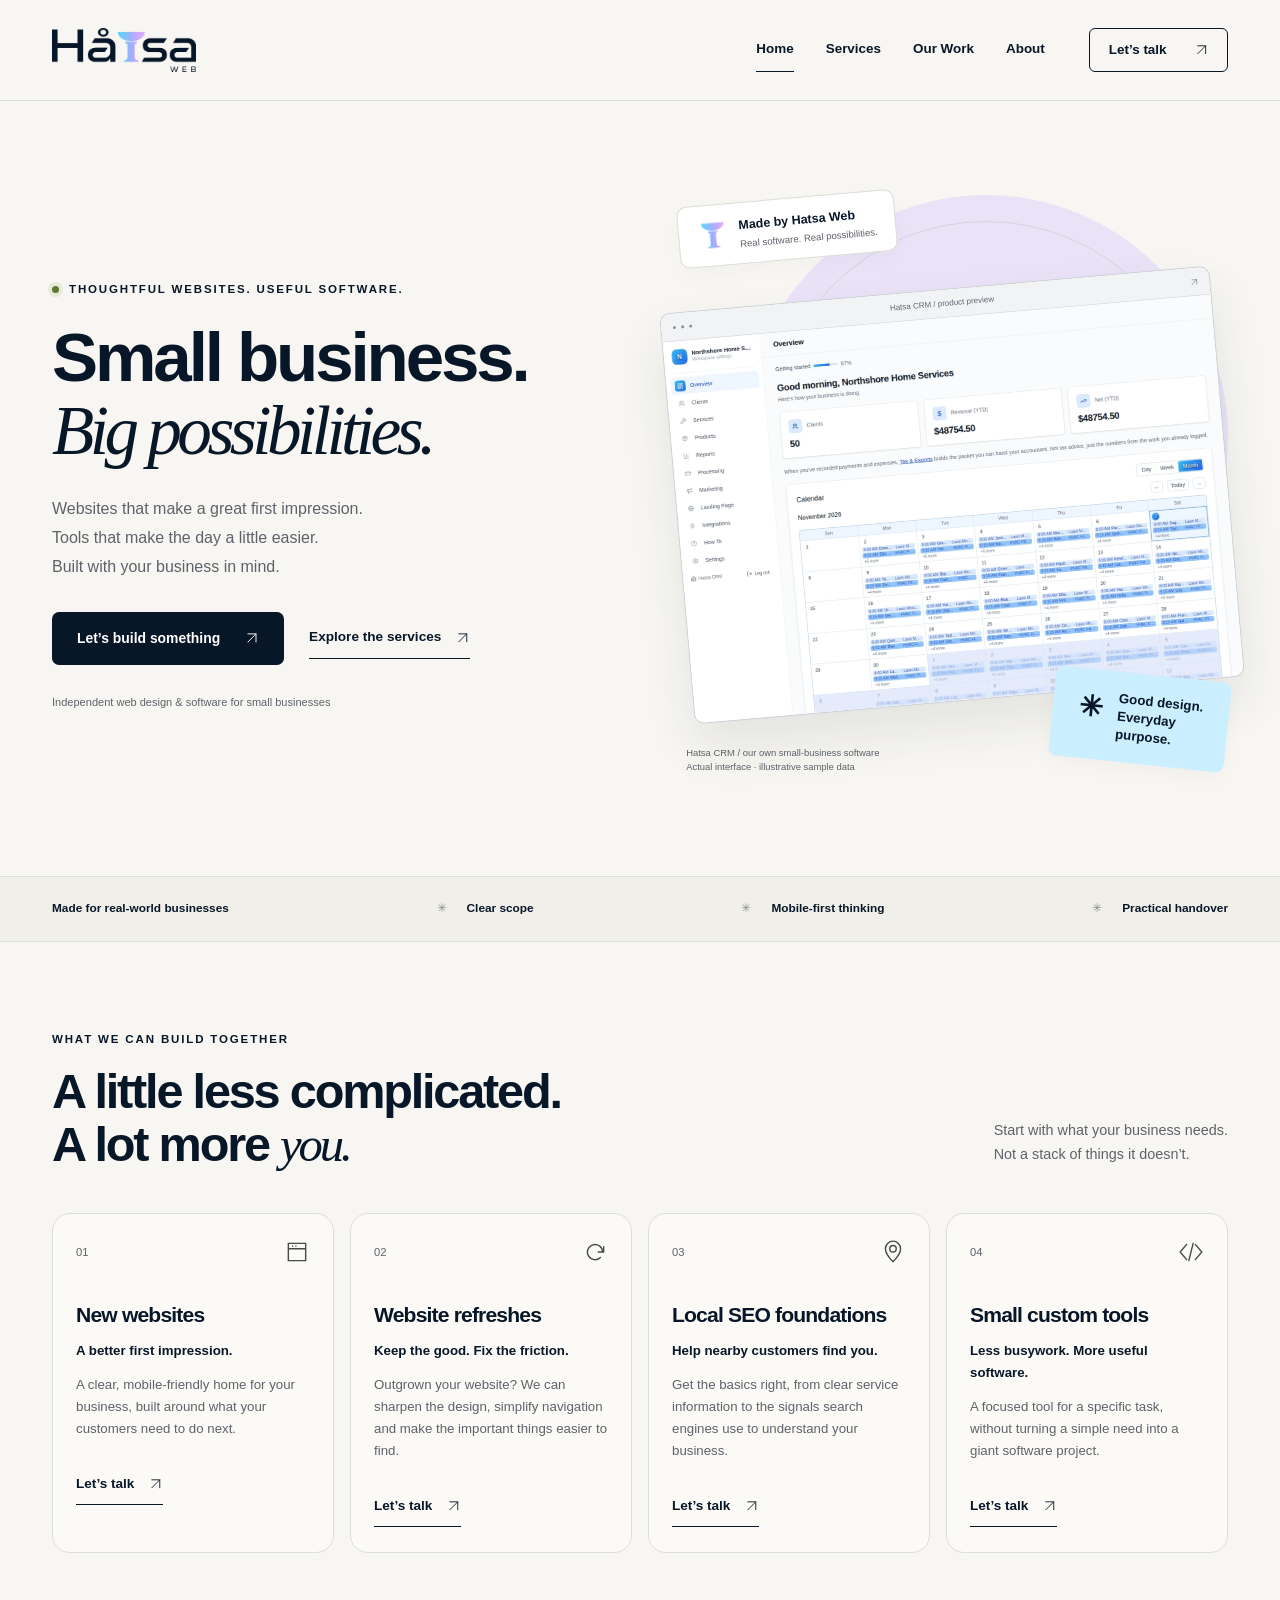
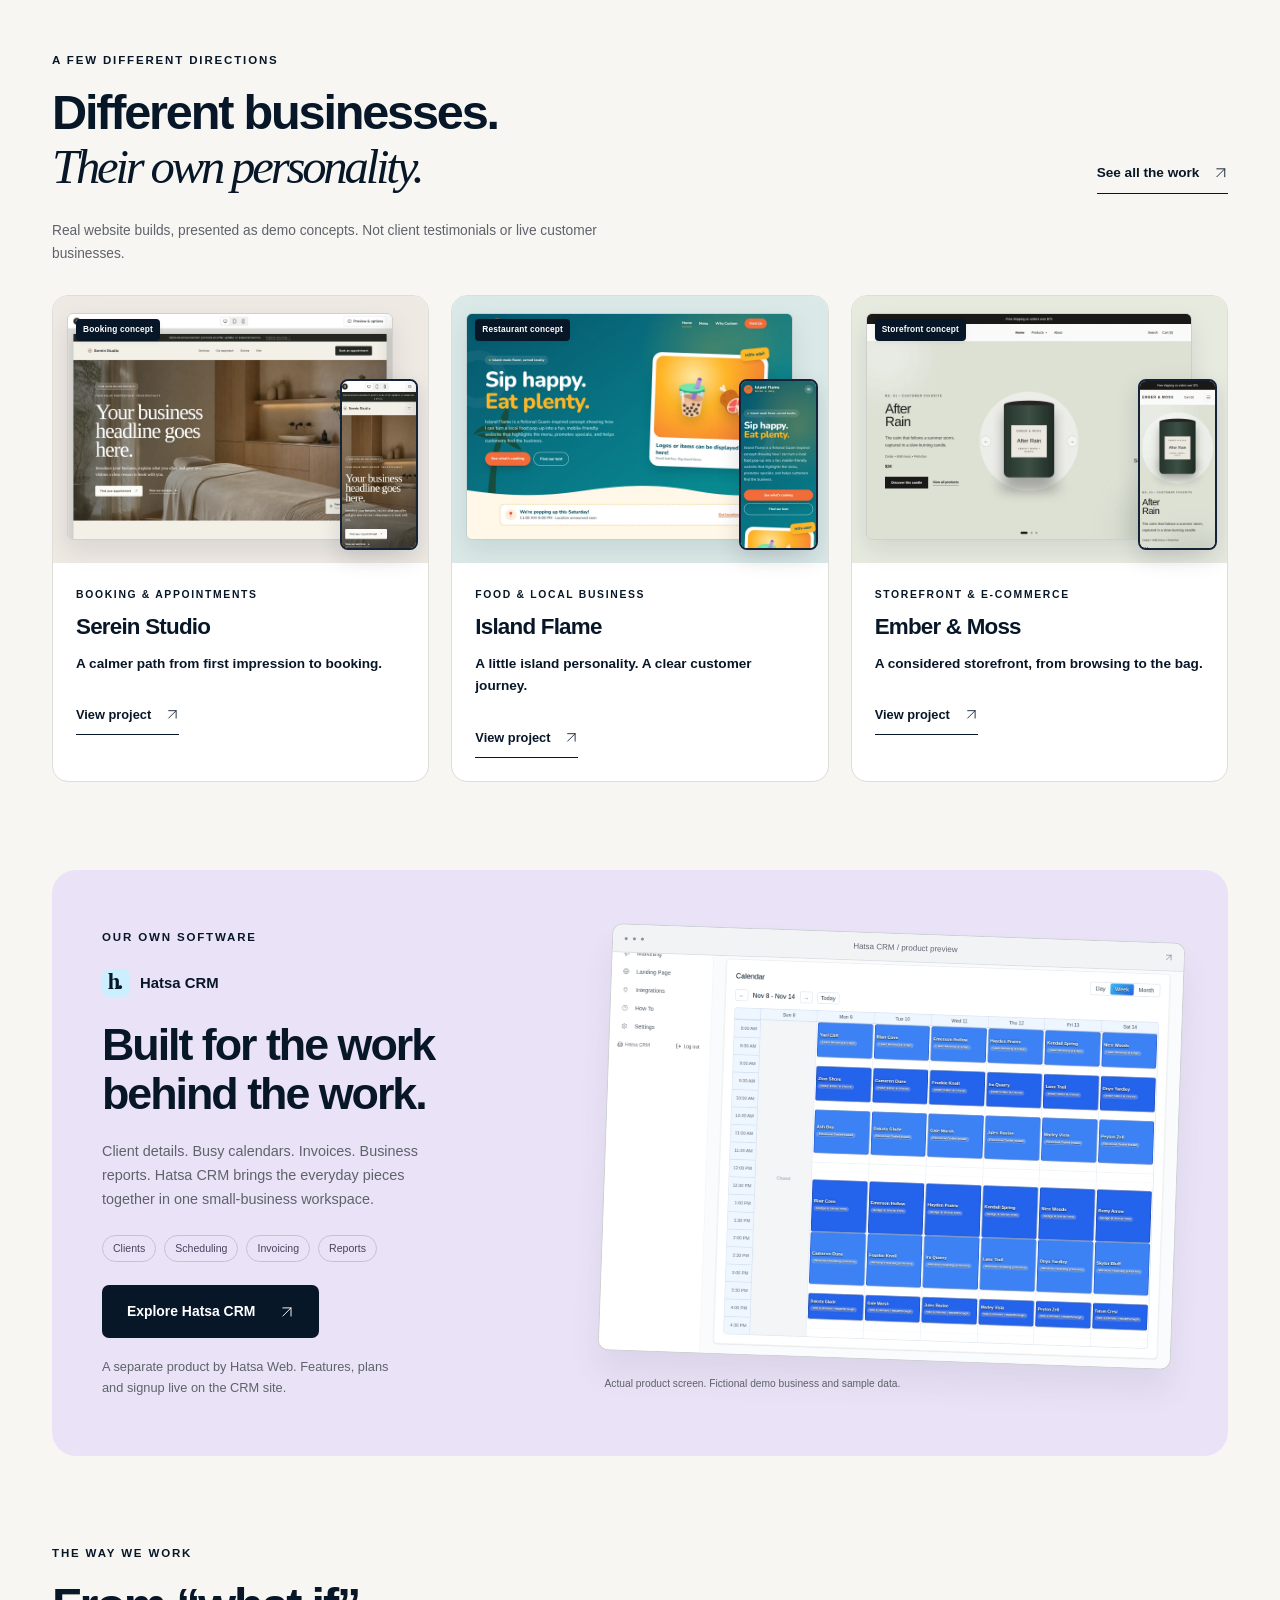
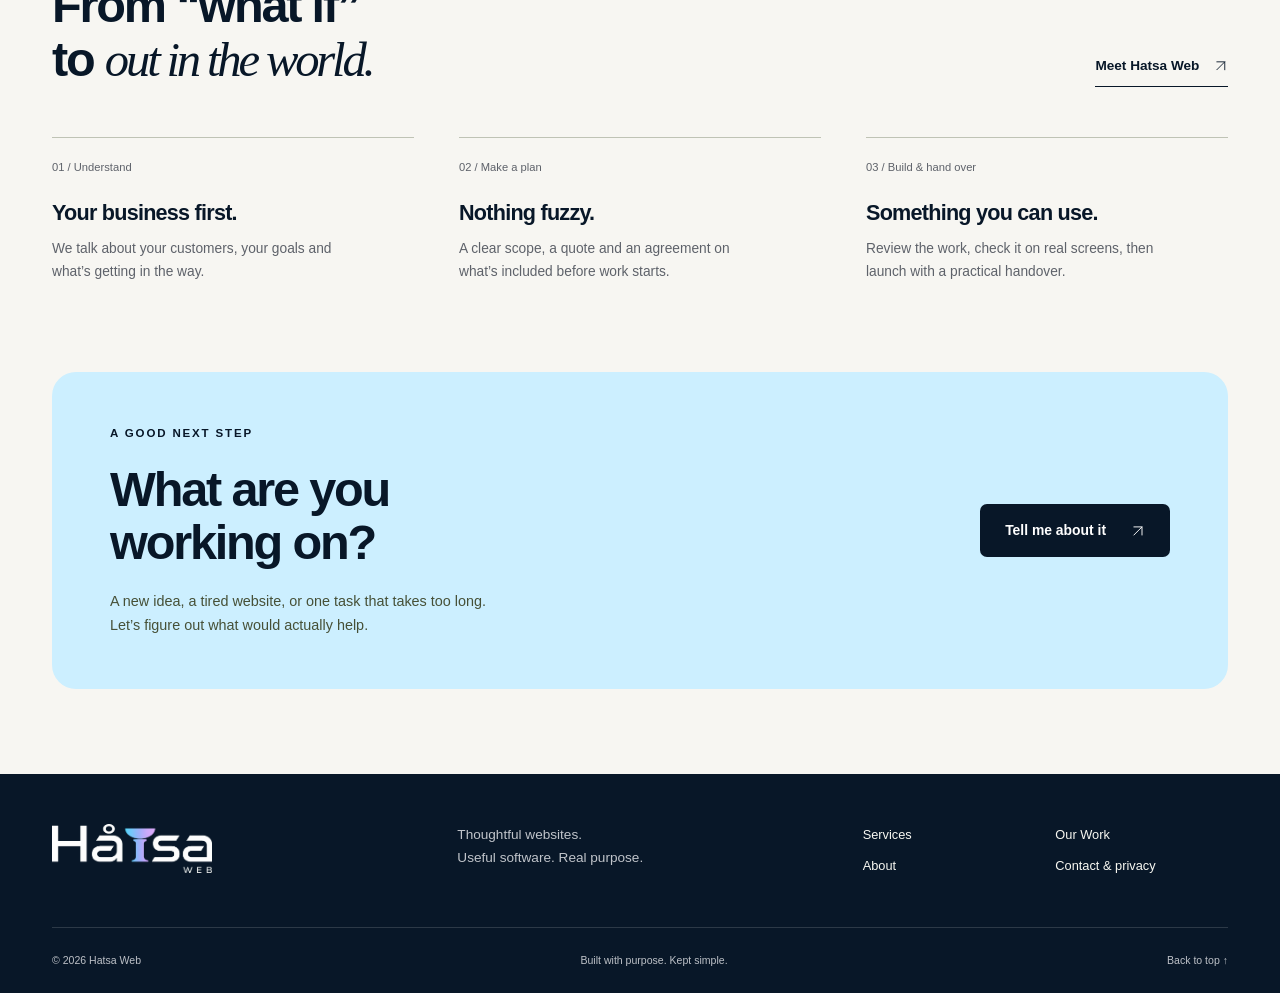
<file: index.html>
<!doctype html>
<html lang="en">
  <head>
    <meta charset="utf-8" />
    <meta name="viewport" content="width=device-width, initial-scale=1" />
    <meta name="theme-color" content="#f7f6f2" />
    <title>Hatsa Web | Thoughtful websites. Useful software.</title>
    <meta
      name="description"
      content="Websites, website refreshes, local SEO foundations and focused custom tools for small businesses. Meet Hatsa Web and explore Hatsa CRM."
    />
    <meta
      property="og:title"
      content="Hatsa Web | Thoughtful websites. Useful software."
    />
    <meta
      property="og:description"
      content="Websites, website refreshes, local SEO foundations and focused custom tools for small businesses. Meet Hatsa Web and explore Hatsa CRM."
    />
    <meta property="og:type" content="website" />
    <link rel="icon" href="assets/favicon.ico" type="image/x-icon" />
    <link rel="stylesheet" href="styles.css" />
    <script src="site.js" defer></script>
  </head>
  <body>
    <a class="skip-link" href="#main">Skip to content</a>
    <header class="site-header">
      <div class="container nav-wrap">
        <a class="wordmark" href="index.html" aria-label="Hatsa Web home"
          ><img
            class="brand-logo"
            src="assets/hatsa-logo-light.webp"
            width="1443"
            height="437"
            alt="Hatsa Web" /></a
        ><button
          class="menu-toggle"
          type="button"
          aria-expanded="false"
          aria-controls="site-nav"
          hidden
        >
          Menu
          <svg class="arrow" viewBox="0 0 24 24" aria-hidden="true">
            <path d="M4 6h16M4 12h16M4 18h16" />
          </svg>
        </button>
        <nav id="site-nav" aria-label="Main navigation">
          <a href="index.html" aria-current="page">Home</a
          ><a href="services.html">Services</a><a href="work.html">Our Work</a
          ><a href="about.html">About</a
          ><a class="nav-contact" href="contact.html"
            >Let’s talk
            <svg class="arrow" viewBox="0 0 24 24" aria-hidden="true">
              <path d="M5 19 19 5M5 5h14v14" /></svg
          ></a>
        </nav>
      </div>
    </header>
    <main id="main">
      <section class="hero container">
        <div class="hero-copy">
          <p class="eyebrow">
            <span class="status-dot"></span> Thoughtful websites. Useful
            software.
          </p>
          <h1>
            Small business.<br /><span class="serif">Big possibilities.</span>
          </h1>
          <p class="lede">
            Websites that make a great first impression.<br
              class="desktop-only"
            />
            Tools that make the day a little easier.<br class="desktop-only" />
            Built with your business in mind.
          </p>
          <div class="hero-actions">
            <a class="button dark" href="contact.html"
              >Let’s build something
              <svg class="arrow" viewBox="0 0 24 24" aria-hidden="true">
                <path d="M5 19 19 5M5 5h14v14" /></svg></a
            ><a class="text-link" href="services.html"
              >Explore the services
              <svg class="arrow" viewBox="0 0 24 24" aria-hidden="true">
                <path d="M5 19 19 5M5 5h14v14" /></svg
            ></a>
          </div>
          <p class="hero-foot">
            Independent web design & software for small businesses
          </p>
        </div>
        <div class="hero-art">
          <div class="art-orbit" aria-hidden="true"></div>
          <div class="floating-label">
            <img
              class="agency-mark"
              src="assets/hatsa-mark.png"
              width="256"
              height="256"
              alt=""
            />
            <div>
              Made by Hatsa Web<span>Real software. Real possibilities.</span>
            </div>
          </div>
          <div class="browser hero-browser">
            <div class="browser-bar">
              <span class="window-dots" aria-hidden="true">● ● ●</span
              ><span>Hatsa CRM / product preview</span
              ><svg class="arrow" viewBox="0 0 24 24" aria-hidden="true">
                <path d="M5 19 19 5M5 5h14v14" />
              </svg>
            </div>
            <img
              src="assets/overview.webp"
              alt="Hatsa CRM reports overview with fictional business figures"
              width="1440"
              height="1000"
              loading="lazy"
            />
          </div>
          <div class="art-note">
            <span aria-hidden="true">✳</span> Good design.<br />Everyday
            purpose.
          </div>
          <p class="art-caption">
            Hatsa CRM / our own small-business software<br />Actual interface ·
            illustrative sample data
          </p>
        </div>
      </section>
      <div class="value-strip">
        <div class="container">
          <span>Made for real-world businesses</span><span>Clear scope</span
          ><span>Mobile-first thinking</span><span>Practical handover</span>
        </div>
      </div>
      <section class="section container" id="services">
        <div class="section-heading">
          <div>
            <p class="eyebrow">What we can build together</p>
            <h2>
              A little less complicated.<br />A lot more
              <span class="serif">you.</span>
            </h2>
          </div>
          <p>
            Start with what your business needs.<br />Not a stack of things it
            doesn’t.
          </p>
        </div>
        <div class="services-grid">
          <article class="service-card" id="website">
            <div class="card-top">
              <span class="number">01</span
              ><svg
                class="service-glyph arrow"
                viewBox="0 0 24 24"
                aria-hidden="true"
              >
                <path d="M4 4h16v16H4z M4 9h16 M8 6.5h.01 M11 6.5h.01" />
              </svg>
            </div>
            <h3>New websites</h3>
            <p class="service-sub">A better first impression.</p>
            <p>
              A clear, mobile-friendly home for your business, built around what
              your customers need to do next.
            </p>
            <a class="text-link" href="contact.html?service=website"
              >Let’s talk
              <svg class="arrow" viewBox="0 0 24 24" aria-hidden="true">
                <path d="M5 19 19 5M5 5h14v14" /></svg
            ></a>
          </article>
          <article class="service-card" id="refresh">
            <div class="card-top">
              <span class="number">02</span
              ><svg
                class="service-glyph arrow"
                viewBox="0 0 24 24"
                aria-hidden="true"
              >
                <path d="M20 7v5h-5 M19 12a7 7 0 1 0-2 5 M20 12l-3-5" />
              </svg>
            </div>
            <h3>Website refreshes</h3>
            <p class="service-sub">Keep the good. Fix the friction.</p>
            <p>
              Outgrown your website? We can sharpen the design, simplify
              navigation and make the important things easier to find.
            </p>
            <a class="text-link" href="contact.html?service=refresh"
              >Let’s talk
              <svg class="arrow" viewBox="0 0 24 24" aria-hidden="true">
                <path d="M5 19 19 5M5 5h14v14" /></svg
            ></a>
          </article>
          <article class="service-card" id="seo">
            <div class="card-top">
              <span class="number">03</span
              ><svg
                class="service-glyph arrow"
                viewBox="0 0 24 24"
                aria-hidden="true"
              >
                <path
                  d="M12 21s7-7 7-12a7 7 0 1 0-14 0c0 5 7 12 7 12z M15 9a3 3 0 1 1-6 0 3 3 0 0 1 6 0"
                />
              </svg>
            </div>
            <h3>Local SEO foundations</h3>
            <p class="service-sub">Help nearby customers find you.</p>
            <p>
              Get the basics right, from clear service information to the
              signals search engines use to understand your business.
            </p>
            <a class="text-link" href="contact.html?service=seo"
              >Let’s talk
              <svg class="arrow" viewBox="0 0 24 24" aria-hidden="true">
                <path d="M5 19 19 5M5 5h14v14" /></svg
            ></a>
          </article>
          <article class="service-card" id="tool">
            <div class="card-top">
              <span class="number">04</span
              ><svg
                class="service-glyph arrow"
                viewBox="0 0 24 24"
                aria-hidden="true"
              >
                <path d="m8 5-6 7 6 7 M16 5l6 7-6 7 M14 4l-4 16" />
              </svg>
            </div>
            <h3>Small custom tools</h3>
            <p class="service-sub">Less busywork. More useful software.</p>
            <p>
              A focused tool for a specific task, without turning a simple need
              into a giant software project.
            </p>
            <a class="text-link" href="contact.html?service=tool"
              >Let’s talk
              <svg class="arrow" viewBox="0 0 24 24" aria-hidden="true">
                <path d="M5 19 19 5M5 5h14v14" /></svg
            ></a>
          </article>
        </div>
      </section>
      <section
        class="section container portfolio-home"
        aria-labelledby="selected-work-heading"
      >
        <div class="section-heading">
          <div>
            <p class="eyebrow">A few different directions</p>
            <h2 id="selected-work-heading">
              Different businesses.<br /><span class="serif"
                >Their own personality.</span
              >
            </h2>
          </div>
          <a class="text-link" href="work.html"
            >See all the work
            <svg class="arrow" viewBox="0 0 24 24" aria-hidden="true">
              <path d="M5 19 19 5M5 5h14v14" /></svg
          ></a>
        </div>
        <p class="portfolio-note">
          Real website builds, presented as demo concepts. Not client
          testimonials or live customer businesses.
        </p>
        <div class="project-grid home-project-grid">
          <article class="project-card" id="project-booking">
            <div class="project-images">
              <img
                class="project-desktop"
                src="assets/portfolio/booking-desktop.webp"
                alt="Serein Studio demonstration website at desktop width"
                width="1440"
                height="1000"
                loading="lazy"
              /><img
                class="project-phone"
                src="assets/portfolio/booking-mobile.webp"
                alt="Serein Studio layout at phone width"
                width="390"
                height="844"
                loading="lazy"
              /><span class="project-kind">Booking concept</span>
            </div>
            <div class="project-card-copy">
              <p class="eyebrow">Booking & appointments</p>
              <h3>Serein Studio</h3>
              <p class="project-tagline">
                A calmer path from first impression to booking.
              </p>
              <div class="project-actions">
                <a class="text-link" href="work.html#project-booking"
                  >View project
                  <svg class="arrow" viewBox="0 0 24 24" aria-hidden="true">
                    <path d="M5 19 19 5M5 5h14v14" /></svg
                ></a>
              </div>
            </div>
          </article>
          <article class="project-card" id="project-island">
            <div class="project-images">
              <img
                class="project-desktop"
                src="assets/portfolio/island-desktop.webp"
                alt="Island Flame demonstration website at desktop width"
                width="1440"
                height="1000"
                loading="lazy"
              /><img
                class="project-phone"
                src="assets/portfolio/island-mobile.webp"
                alt="Island Flame layout at phone width"
                width="390"
                height="844"
                loading="lazy"
              /><span class="project-kind">Restaurant concept</span>
            </div>
            <div class="project-card-copy">
              <p class="eyebrow">Food & local business</p>
              <h3>Island Flame</h3>
              <p class="project-tagline">
                A little island personality. A clear customer journey.
              </p>
              <div class="project-actions">
                <a class="text-link" href="work.html#project-island"
                  >View project
                  <svg class="arrow" viewBox="0 0 24 24" aria-hidden="true">
                    <path d="M5 19 19 5M5 5h14v14" /></svg
                ></a>
              </div>
            </div>
          </article>
          <article class="project-card" id="project-ember">
            <div class="project-images">
              <img
                class="project-desktop"
                src="assets/portfolio/ember-desktop.webp"
                alt="Ember & Moss demonstration website at desktop width"
                width="1440"
                height="1000"
                loading="lazy"
              /><img
                class="project-phone"
                src="assets/portfolio/ember-mobile.webp"
                alt="Ember & Moss layout at phone width"
                width="390"
                height="844"
                loading="lazy"
              /><span class="project-kind">Storefront concept</span>
            </div>
            <div class="project-card-copy">
              <p class="eyebrow">Storefront & e-commerce</p>
              <h3>Ember & Moss</h3>
              <p class="project-tagline">
                A considered storefront, from browsing to the bag.
              </p>
              <div class="project-actions">
                <a class="text-link" href="work.html#project-ember"
                  >View project
                  <svg class="arrow" viewBox="0 0 24 24" aria-hidden="true">
                    <path d="M5 19 19 5M5 5h14v14" /></svg
                ></a>
              </div>
            </div>
          </article>
        </div>
      </section>
      <section class="product-section container" id="crm">
        <div class="product-copy">
          <p class="eyebrow">Our own software</p>
          <div class="product-mark">
            <span class="mini-mark" aria-hidden="true">h.</span> Hatsa CRM
          </div>
          <h2>Built for the work<br />behind the work.</h2>
          <p>
            Client details. Busy calendars. Invoices. Business reports. Hatsa
            CRM brings the everyday pieces together in one small-business
            workspace.
          </p>
          <ul class="inline-list">
            <li>Clients</li>
            <li>Scheduling</li>
            <li>Invoicing</li>
            <li>Reports</li>
          </ul>
          <a class="button dark" href="https://app.hatsaweb.com"
            >Explore Hatsa CRM
            <svg class="arrow" viewBox="0 0 24 24" aria-hidden="true">
              <path d="M5 19 19 5M5 5h14v14" /></svg
          ></a>
          <p class="small">
            A separate product by Hatsa Web. Features, plans and signup live on
            the CRM site.
          </p>
        </div>
        <div class="product-visual">
          <div class="browser">
            <div class="browser-bar">
              <span class="window-dots" aria-hidden="true">● ● ●</span
              ><span>Hatsa CRM / product preview</span
              ><svg class="arrow" viewBox="0 0 24 24" aria-hidden="true">
                <path d="M5 19 19 5M5 5h14v14" />
              </svg>
            </div>
            <img
              src="assets/calendar-week.webp"
              alt="Real Hatsa CRM week calendar filled with fictional demo appointments"
              width="1440"
              height="1000"
              loading="lazy"
            />
          </div>
          <p class="image-caption">
            Actual product screen. Fictional demo business and sample data.
          </p>
        </div>
      </section>
      <section class="section container">
        <div class="section-heading">
          <div>
            <p class="eyebrow">The way we work</p>
            <h2>
              From “what if”<br />to
              <span class="serif">out in the world.</span>
            </h2>
          </div>
          <a class="text-link" href="about.html"
            >Meet Hatsa Web
            <svg class="arrow" viewBox="0 0 24 24" aria-hidden="true">
              <path d="M5 19 19 5M5 5h14v14" /></svg
          ></a>
        </div>
        <ol class="process-list">
          <li>
            <span>01 / Understand</span>
            <h3>Your business first.</h3>
            <p>
              We talk about your customers, your goals and what’s getting in the
              way.
            </p>
          </li>
          <li>
            <span>02 / Make a plan</span>
            <h3>Nothing fuzzy.</h3>
            <p>
              A clear scope, a quote and an agreement on what’s included before
              work starts.
            </p>
          </li>
          <li>
            <span>03 / Build & hand over</span>
            <h3>Something you can use.</h3>
            <p>
              Review the work, check it on real screens, then launch with a
              practical handover.
            </p>
          </li>
        </ol>
      </section>
      <section class="cta-band container">
        <div>
          <p class="eyebrow">A good next step</p>
          <h2>What are you<br />working on?</h2>
          <p>
            A new idea, a tired website, or one task that takes too long.<br />Let’s
            figure out what would actually help.
          </p>
        </div>
        <a class="button dark" href="contact.html"
          >Tell me about it
          <svg class="arrow" viewBox="0 0 24 24" aria-hidden="true">
            <path d="M5 19 19 5M5 5h14v14" /></svg
        ></a>
      </section>
    </main>
    <footer class="site-footer">
      <div class="container footer-top">
        <a class="wordmark" href="index.html"
          ><img
            class="brand-logo"
            src="assets/hatsa-logo-dark.webp"
            width="1443"
            height="437"
            alt="Hatsa Web"
        /></a>
        <p>Thoughtful websites.<br />Useful software. Real purpose.</p>
        <div>
          <a href="services.html">Services</a><a href="work.html">Our Work</a
          ><a href="about.html">About</a
          ><a href="contact.html">Contact & privacy</a>
        </div>
      </div>
      <div class="container footer-bottom">
        <span>© <span data-year>2026</span> Hatsa Web</span
        ><span>Built with purpose. Kept simple.</span
        ><a href="#main">Back to top ↑</a>
      </div>
    </footer>
  </body>
</html>
</file>
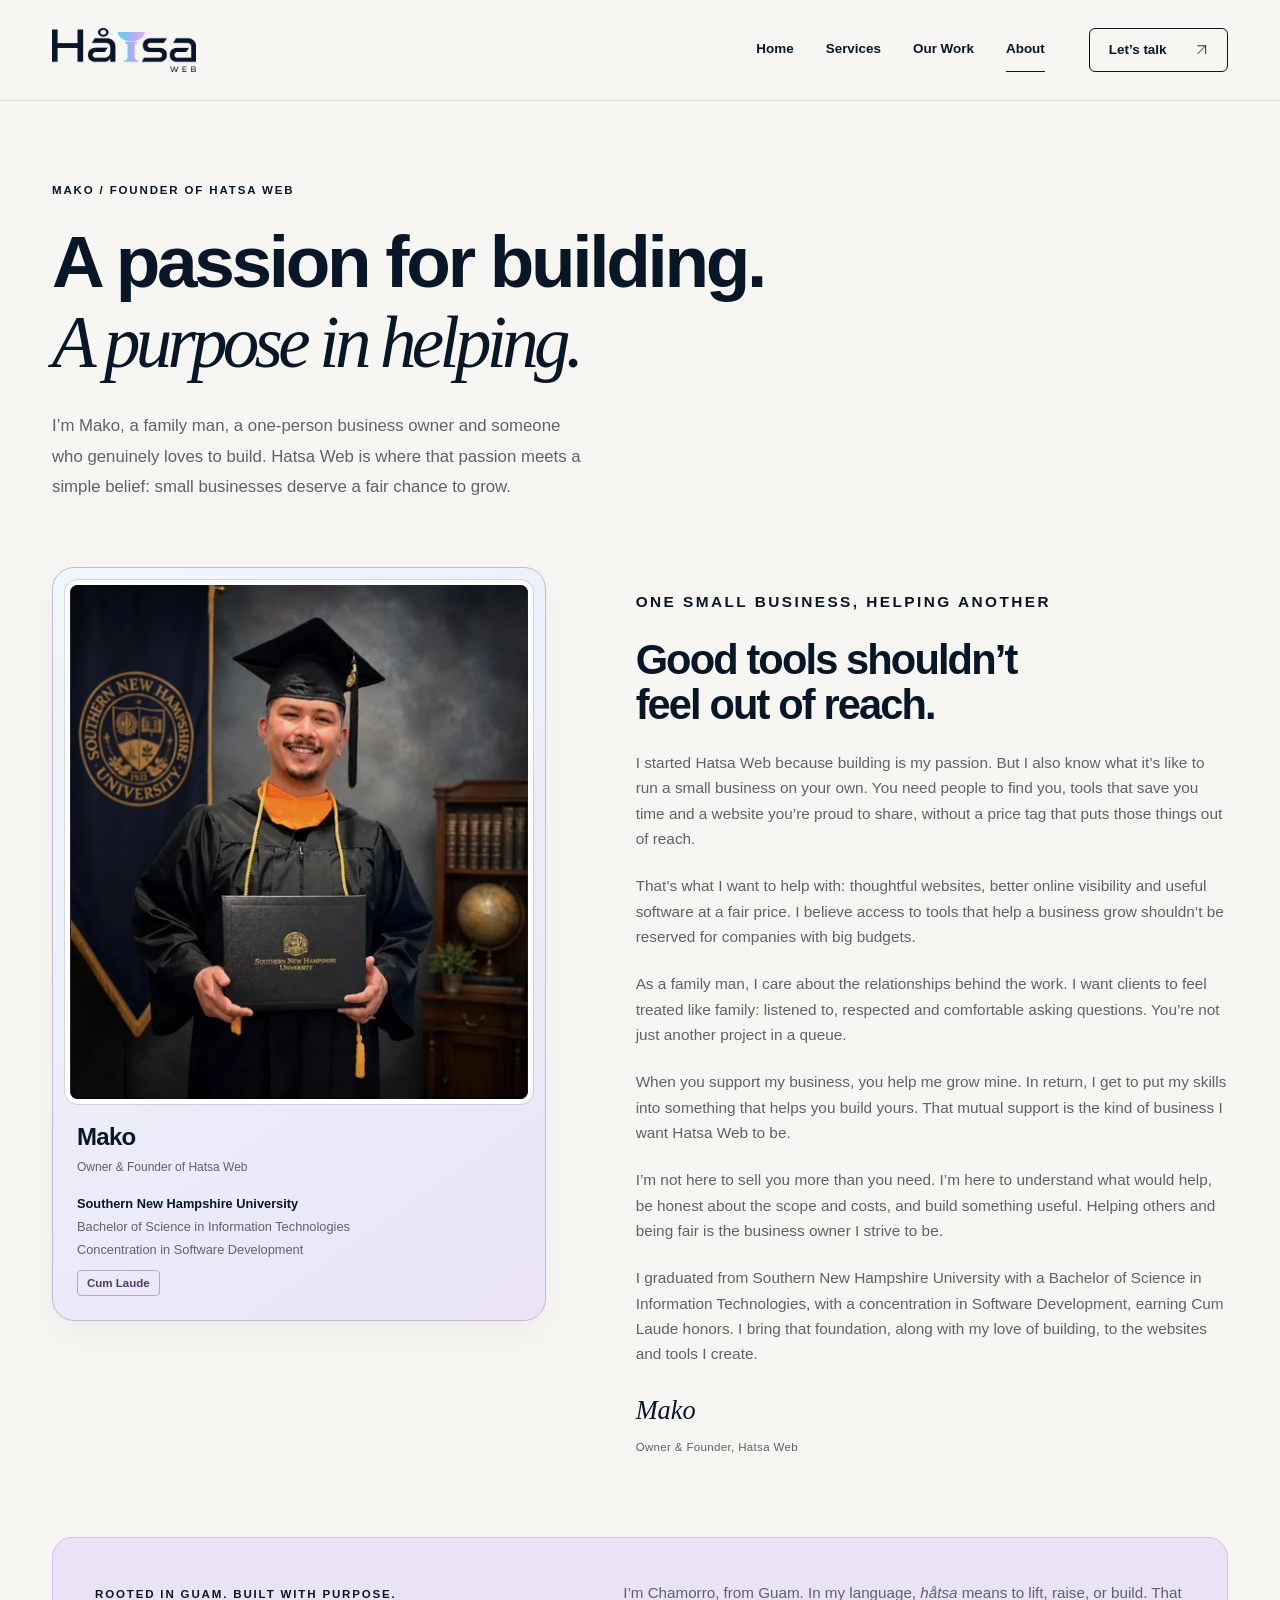
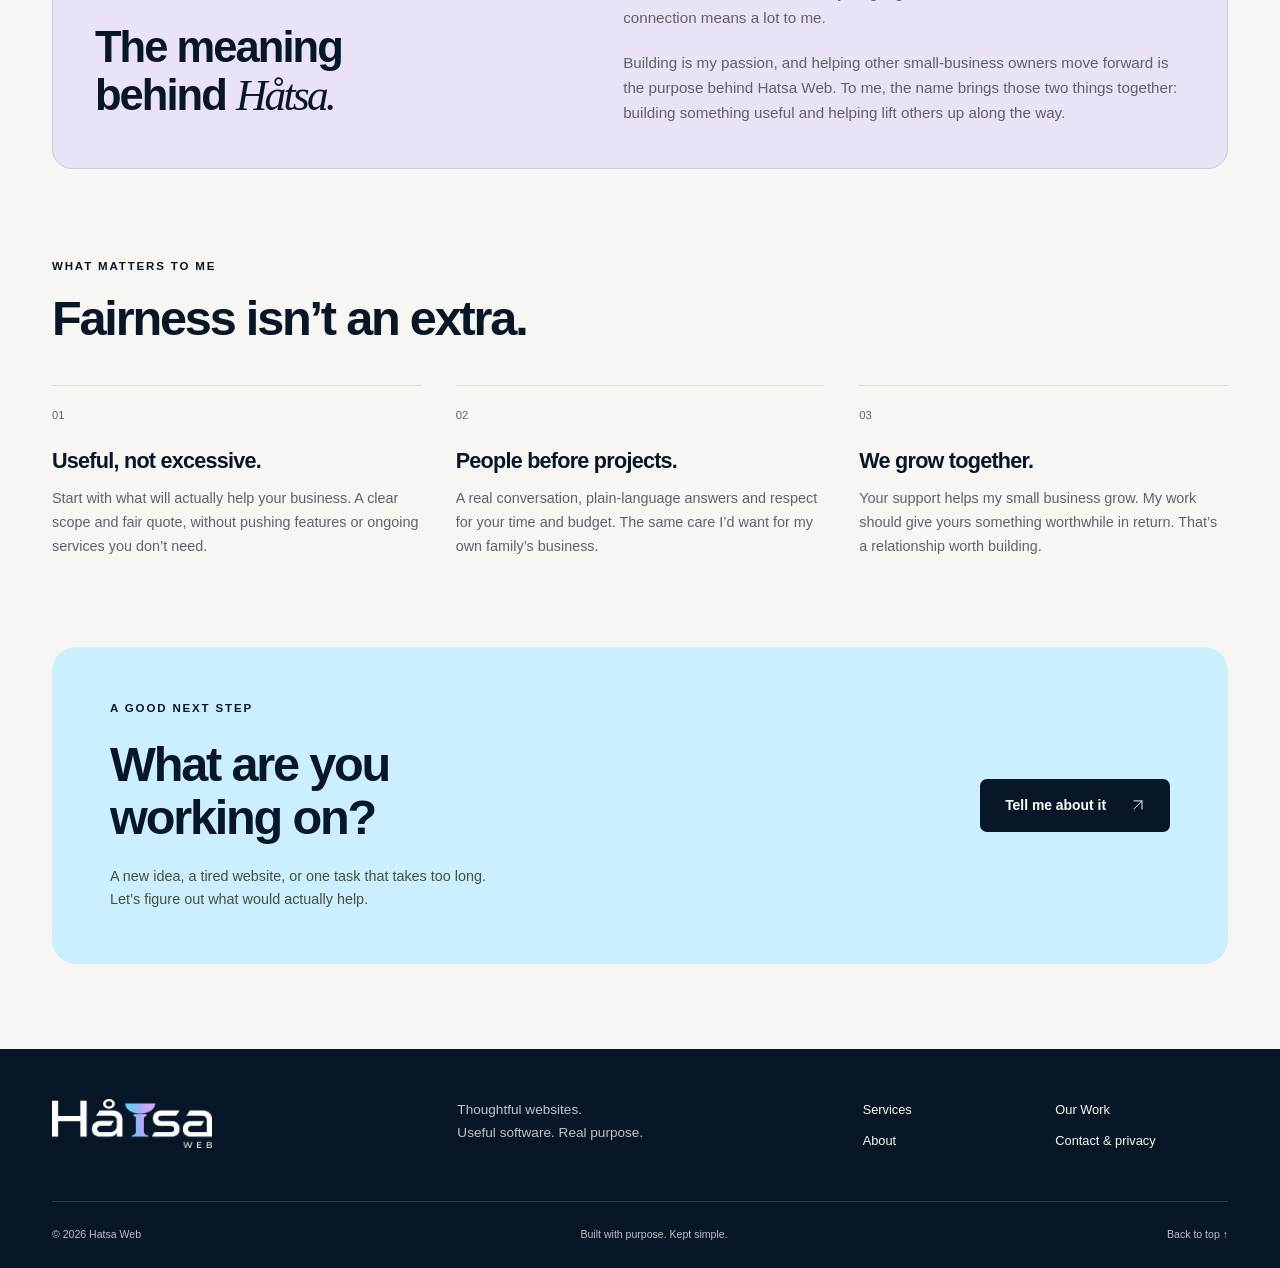
<file: about.html>
<!doctype html>
<html lang="en">
  <head>
    <meta charset="utf-8" />
    <meta name="viewport" content="width=device-width, initial-scale=1" />
    <meta name="theme-color" content="#f7f6f2" />
    <title>About Mako &amp; Hatsa Web</title>
    <meta
      name="description"
      content="Meet Mako, the family man and solo business owner behind Hatsa Web. Thoughtful websites, affordable tools and a belief in helping small businesses grow together."
    />
    <meta property="og:title" content="About Mako &amp; Hatsa Web" />
    <meta
      property="og:description"
      content="Meet Mako, the family man and solo business owner behind Hatsa Web. Thoughtful websites, affordable tools and a belief in helping small businesses grow together."
    />
    <meta property="og:type" content="website" />
    <link rel="icon" href="assets/favicon.ico" type="image/x-icon" />
    <link rel="stylesheet" href="styles.css" />
    <script src="site.js" defer></script>
  </head>
  <body>
    <a class="skip-link" href="#main">Skip to content</a>
    <header class="site-header">
      <div class="container nav-wrap">
        <a class="wordmark" href="index.html" aria-label="Hatsa Web home"
          ><img
            class="brand-logo"
            src="assets/hatsa-logo-light.webp"
            width="1443"
            height="437"
            alt="Hatsa Web" /></a
        ><button
          class="menu-toggle"
          type="button"
          aria-expanded="false"
          aria-controls="site-nav"
          hidden
        >
          Menu
          <svg class="arrow" viewBox="0 0 24 24" aria-hidden="true">
            <path d="M4 6h16M4 12h16M4 18h16" />
          </svg>
        </button>
        <nav id="site-nav" aria-label="Main navigation">
          <a href="index.html">Home</a><a href="services.html">Services</a
          ><a href="work.html">Our Work</a
          ><a href="about.html" aria-current="page">About</a
          ><a class="nav-contact" href="contact.html"
            >Let’s talk
            <svg class="arrow" viewBox="0 0 24 24" aria-hidden="true">
              <path d="M5 19 19 5M5 5h14v14" /></svg
          ></a>
        </nav>
      </div>
    </header>
    <main id="main">
      <header class="page-heading container">
        <p class="eyebrow">Mako / Founder of Hatsa Web</p>
        <h1>
          A passion for building.<br /><span class="serif"
            >A purpose in helping.</span
          >
        </h1>
        <p class="lede">
          I’m Mako, a family man, a one-person business owner and someone who
          genuinely loves to build. Hatsa Web is where that passion meets a
          simple belief: small businesses deserve a fair chance to grow.
        </p>
      </header>
      <section
        class="container about-story"
        aria-labelledby="founder-story-heading"
      >
        <figure class="founder-portrait">
          <div class="portrait-frame">
            <img
              src="assets/mako-portrait-960.webp"
              srcset="
                assets/mako-portrait-480.webp 480w,
                assets/mako-portrait-960.webp 960w
              "
              sizes="(max-width: 760px) calc(100vw - 88px), (max-width: 1100px) 40vw, 480px"
              width="960"
              height="1078"
              alt="Mako, founder of Hatsa Web, smiling in his graduation cap and gown"
              loading="lazy"
              decoding="async"
            />
          </div>
          <figcaption>
            <span class="portrait-name">Mako</span
            ><span>Owner &amp; Founder of Hatsa Web</span>
            <p class="portrait-education">
              <strong>Southern New Hampshire University</strong><br />Bachelor
              of Science in Information Technologies<br />Concentration in
              Software Development<br /><span class="education-honor"
                >Cum Laude</span
              >
            </p>
          </figcaption>
        </figure>
        <div>
          <p class="eyebrow">One small business, helping another</p>
          <h2 id="founder-story-heading">
            Good tools shouldn’t<br />feel out of reach.
          </h2>
          <p>
            I started Hatsa Web because building is my passion. But I also know
            what it’s like to run a small business on your own. You need people
            to find you, tools that save you time and a website you’re proud to
            share, without a price tag that puts those things out of reach.
          </p>
          <p>
            That’s what I want to help with: thoughtful websites, better online
            visibility and useful software at a fair price. I believe access to
            tools that help a business grow shouldn’t be reserved for companies
            with big budgets.
          </p>
          <p>
            As a family man, I care about the relationships behind the work. I
            want clients to feel treated like family: listened to, respected and
            comfortable asking questions. You’re not just another project in a
            queue.
          </p>
          <p>
            When you support my business, you help me grow mine. In return, I
            get to put my skills into something that helps you build yours. That
            mutual support is the kind of business I want Hatsa Web to be.
          </p>
          <p>
            I’m not here to sell you more than you need. I’m here to understand
            what would help, be honest about the scope and costs, and build
            something useful. Helping others and being fair is the business
            owner I strive to be.
          </p>
          <p>
            I graduated from Southern New Hampshire University with a Bachelor
            of Science in Information Technologies, with a concentration in
            Software Development, earning Cum Laude honors. I bring that
            foundation, along with my love of building, to the websites and
            tools I create.
          </p>
          <p class="founder-signoff">
            Mako <span>Owner &amp; Founder, Hatsa Web</span>
          </p>
        </div>
      </section>
      <section
        class="container name-story"
        aria-labelledby="name-story-heading"
      >
        <div>
          <p class="eyebrow">Rooted in Guam. Built with purpose.</p>
          <h2 id="name-story-heading">
            The meaning<br />behind <span class="serif">Håtsa.</span>
          </h2>
        </div>
        <div class="name-story-copy">
          <p>
            I’m Chamorro, from Guam. In my language, <em>håtsa</em> means to
            lift, raise, or build. That connection means a lot to me.
          </p>
          <p>
            Building is my passion, and helping other small-business owners move
            forward is the purpose behind Hatsa Web. To me, the name brings
            those two things together: building something useful and helping
            lift others up along the way.
          </p>
        </div>
      </section>
      <section
        class="section container"
        aria-labelledby="founder-values-heading"
      >
        <div class="section-heading">
          <div>
            <p class="eyebrow">What matters to me</p>
            <h2 id="founder-values-heading">Fairness isn’t an extra.</h2>
          </div>
        </div>
        <div class="principles">
          <article>
            <span>01</span>
            <h3>Useful, not excessive.</h3>
            <p>
              Start with what will actually help your business. A clear scope
              and fair quote, without pushing features or ongoing services you
              don’t need.
            </p>
          </article>
          <article>
            <span>02</span>
            <h3>People before projects.</h3>
            <p>
              A real conversation, plain-language answers and respect for your
              time and budget. The same care I’d want for my own family’s
              business.
            </p>
          </article>
          <article>
            <span>03</span>
            <h3>We grow together.</h3>
            <p>
              Your support helps my small business grow. My work should give
              yours something worthwhile in return. That’s a relationship worth
              building.
            </p>
          </article>
        </div>
      </section>
      <section class="cta-band container">
        <div>
          <p class="eyebrow">A good next step</p>
          <h2>What are you<br />working on?</h2>
          <p>
            A new idea, a tired website, or one task that takes too long.<br />Let’s
            figure out what would actually help.
          </p>
        </div>
        <a class="button dark" href="contact.html"
          >Tell me about it
          <svg class="arrow" viewBox="0 0 24 24" aria-hidden="true">
            <path d="M5 19 19 5M5 5h14v14" /></svg
        ></a>
      </section>
    </main>
    <footer class="site-footer">
      <div class="container footer-top">
        <a class="wordmark" href="index.html"
          ><img
            class="brand-logo"
            src="assets/hatsa-logo-dark.webp"
            width="1443"
            height="437"
            alt="Hatsa Web"
        /></a>
        <p>Thoughtful websites.<br />Useful software. Real purpose.</p>
        <div>
          <a href="services.html">Services</a><a href="work.html">Our Work</a
          ><a href="about.html">About</a
          ><a href="contact.html">Contact & privacy</a>
        </div>
      </div>
      <div class="container footer-bottom">
        <span>© <span data-year>2026</span> Hatsa Web</span
        ><span>Built with purpose. Kept simple.</span
        ><a href="#main">Back to top ↑</a>
      </div>
    </footer>
  </body>
</html>
</file>
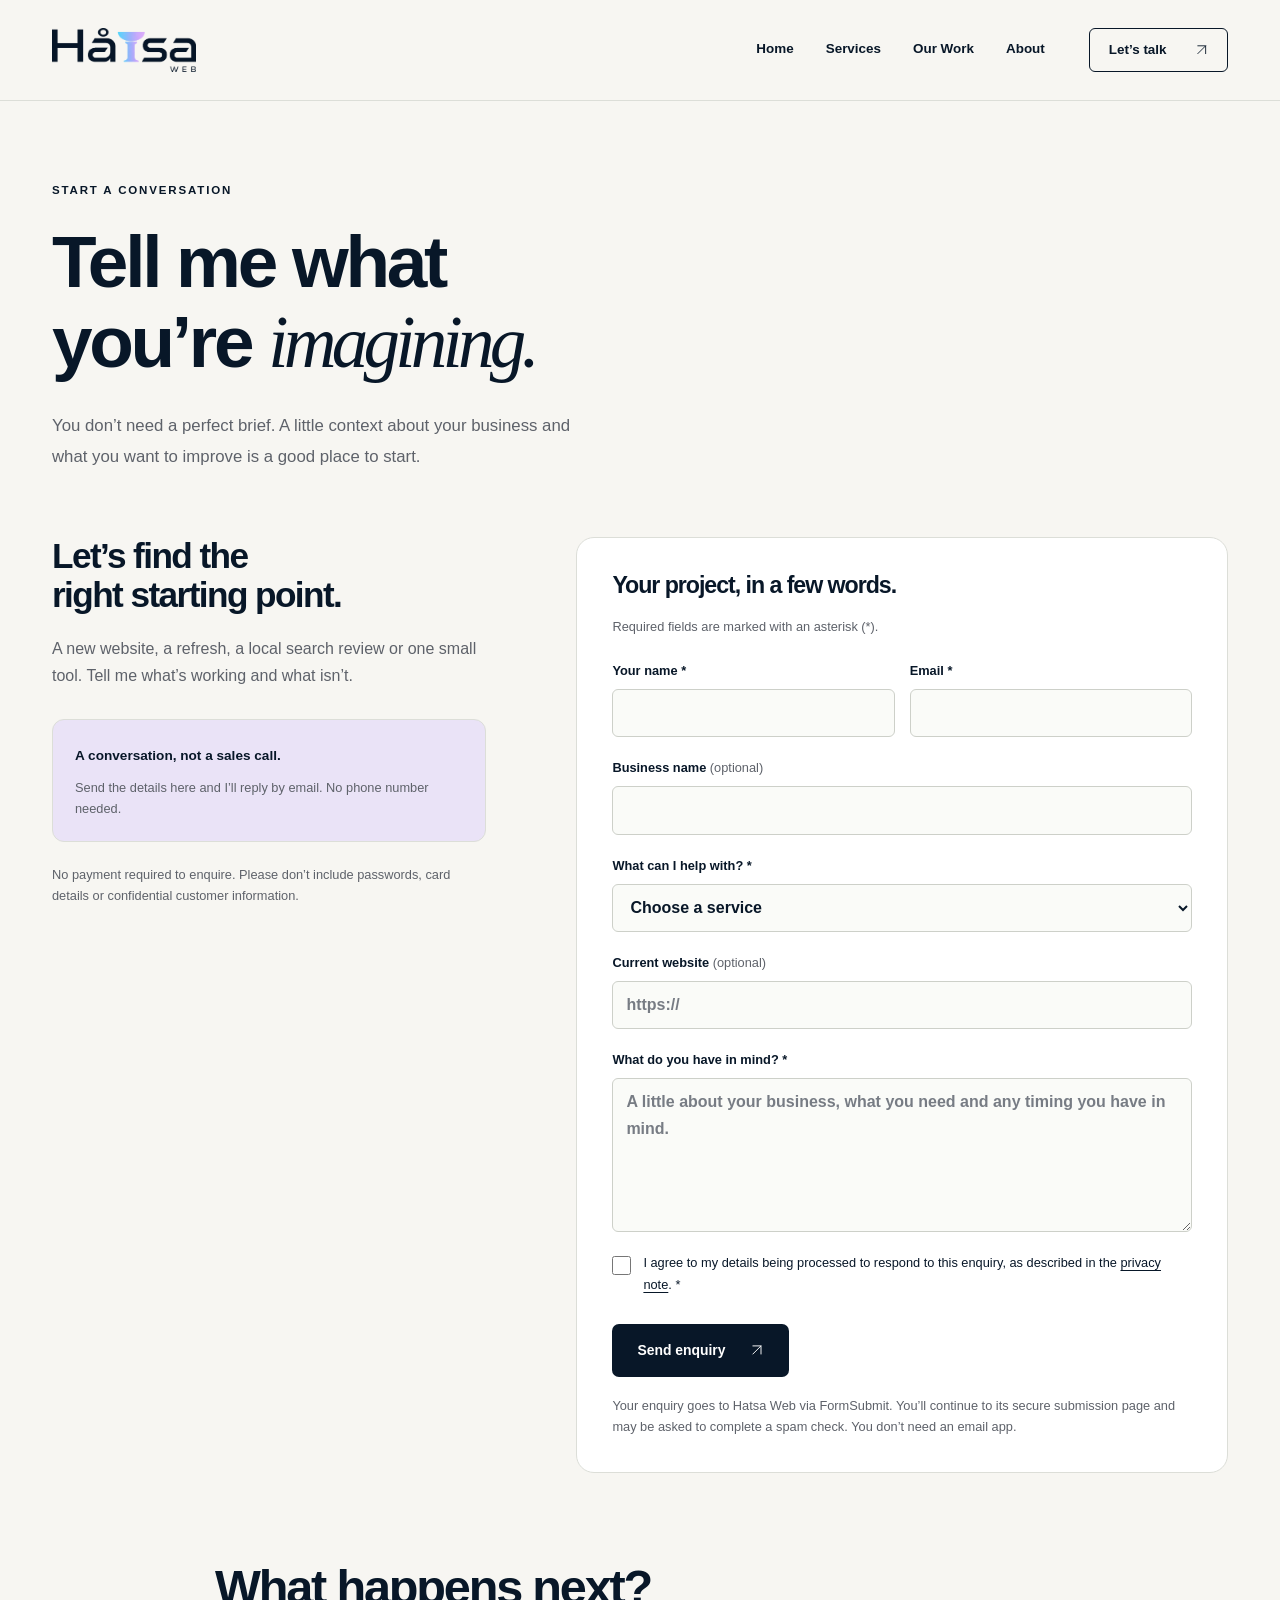
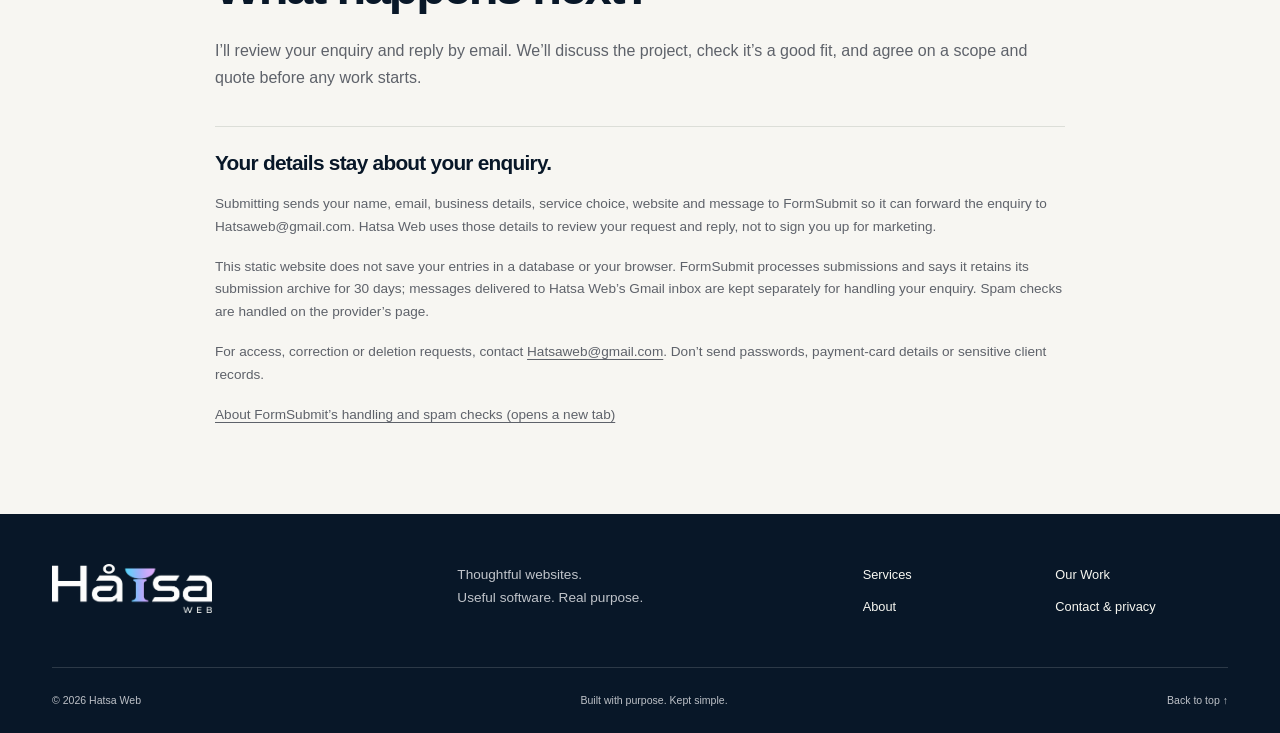
<file: contact.html>
<!doctype html>
<html lang="en">
  <head>
    <meta charset="utf-8" />
    <meta name="viewport" content="width=device-width, initial-scale=1" />
    <meta name="theme-color" content="#f7f6f2" />
    <title>Discuss your website or software project | Hatsa Web</title>
    <meta
      name="description"
      content="Contact Hatsa Web about a new website, redesign, local SEO review or small custom tool. Send a project enquiry without calling or opening an email app."
    />
    <meta
      property="og:title"
      content="Discuss your website or software project | Hatsa Web"
    />
    <meta
      property="og:description"
      content="Contact Hatsa Web about a new website, redesign, local SEO review or small custom tool. Send a project enquiry without calling or opening an email app."
    />
    <meta property="og:type" content="website" />
    <link rel="icon" href="assets/favicon.ico" type="image/x-icon" />
    <link rel="stylesheet" href="styles.css" />
    <script src="site.js" defer></script>
  </head>
  <body>
    <a class="skip-link" href="#main">Skip to content</a>
    <header class="site-header">
      <div class="container nav-wrap">
        <a class="wordmark" href="index.html" aria-label="Hatsa Web home"
          ><img
            class="brand-logo"
            src="assets/hatsa-logo-light.webp"
            width="1443"
            height="437"
            alt="Hatsa Web" /></a
        ><button
          class="menu-toggle"
          type="button"
          aria-expanded="false"
          aria-controls="site-nav"
          hidden
        >
          Menu
          <svg class="arrow" viewBox="0 0 24 24" aria-hidden="true">
            <path d="M4 6h16M4 12h16M4 18h16" />
          </svg>
        </button>
        <nav id="site-nav" aria-label="Main navigation">
          <a href="index.html">Home</a><a href="services.html">Services</a
          ><a href="work.html">Our Work</a><a href="about.html">About</a
          ><a class="nav-contact" href="contact.html"
            >Let’s talk
            <svg class="arrow" viewBox="0 0 24 24" aria-hidden="true">
              <path d="M5 19 19 5M5 5h14v14" /></svg
          ></a>
        </nav>
      </div>
    </header>
    <main id="main">
      <header class="page-heading container">
        <p class="eyebrow">Start a conversation</p>
        <h1>Tell me what<br />you’re <span class="serif">imagining.</span></h1>
        <p class="lede">
          You don’t need a perfect brief. A little context about your business
          and what you want to improve is a good place to start.
        </p>
      </header>
      <section class="container contact-layout">
        <aside>
          <h2>Let’s find the<br />right starting point.</h2>
          <p>
            A new website, a refresh, a local search review or one small tool.
            Tell me what’s working and what isn’t.
          </p>
          <div class="contact-notice" id="contact-notice">
            <strong>A conversation, not a sales call.</strong>
            <p>
              Send the details here and I’ll reply by email. No phone number
              needed.
            </p>
          </div>
          <p class="small">
            No payment required to enquire. Please don’t include passwords, card
            details or confidential customer information.
          </p>
        </aside>
        <form
          id="project-form"
          action="https://formsubmit.co/Hatsaweb@gmail.com"
          method="POST"
          aria-describedby="form-explanation"
        >
          <input
            type="hidden"
            name="_subject"
            value="New Hatsa Web project enquiry"
          />
          <input type="hidden" name="_template" value="table" />
          <div class="form-trap" aria-hidden="true">
            <label
              >Leave this field empty<input
                name="_honey"
                type="text"
                tabindex="-1"
                autocomplete="off"
            /></label>
          </div>
          <fieldset>
            <h2 class="form-title">Your project, in a few words.</h2>
            <p class="small">
              Required fields are marked with an asterisk (*).
            </p>
            <div class="field-row">
              <label
                >Your name *<input
                  name="name"
                  autocomplete="name"
                  required
                  maxlength="100" /></label
              ><label
                >Email *<input
                  name="email"
                  type="email"
                  autocomplete="email"
                  required
                  maxlength="254"
              /></label>
            </div>
            <label
              >Business name <span class="optional">(optional)</span
              ><input
                name="business"
                autocomplete="organization"
                maxlength="160" /></label
            ><label
              >What can I help with? *<select
                name="service"
                id="service"
                required
              >
                <option value="">Choose a service</option>
                <option data-service="website" value="A new website">
                  A new website
                </option>
                <option data-service="refresh" value="A website refresh">
                  A website refresh
                </option>
                <option data-service="seo" value="Local SEO foundations">
                  Local SEO foundations
                </option>
                <option data-service="tool" value="A small custom tool">
                  A small custom tool
                </option>
                <option
                  data-service="other"
                  value="Not sure yet / something else"
                >
                  Not sure yet / something else
                </option>
              </select></label
            ><label
              >Current website <span class="optional">(optional)</span
              ><input
                name="website"
                type="url"
                placeholder="https://"
                maxlength="500" /></label
            ><label
              >What do you have in mind? *<textarea
                name="message"
                rows="5"
                required
                minlength="10"
                maxlength="4000"
                placeholder="A little about your business, what you need and any timing you have in mind."
              ></textarea>
            </label>
            <label class="contact-consent"
              ><input
                type="checkbox"
                name="consent"
                required
                value="Agreed to processing the enquiry and an email reply"
              /><span
                >I agree to my details being processed to respond to this
                enquiry, as described in the
                <a href="#contact-privacy">privacy note</a>. *</span
              ></label
            >
            <div class="form-actions">
              <button class="button dark" type="submit">
                Send enquiry
                <svg class="arrow" viewBox="0 0 24 24" aria-hidden="true">
                  <path d="M5 19 19 5M5 5h14v14" />
                </svg>
              </button>
            </div>
            <p class="small" id="form-explanation">
              Your enquiry goes to Hatsa Web via FormSubmit. You’ll continue to
              its secure submission page and may be asked to complete a spam
              check. You don’t need an email app.
            </p>
          </fieldset>
        </form>
      </section>
      <section class="container section narrow">
        <h2>What happens next?</h2>
        <p>
          I’ll review your enquiry and reply by email. We’ll discuss the
          project, check it’s a good fit, and agree on a scope and quote before
          any work starts.
        </p>
        <div class="privacy-note" id="contact-privacy">
          <h3>Your details stay about your enquiry.</h3>
          <p>
            Submitting sends your name, email, business details, service choice,
            website and message to FormSubmit so it can forward the enquiry to
            Hatsaweb@gmail.com. Hatsa Web uses those details to review your
            request and reply, not to sign you up for marketing.
          </p>
          <p>
            This static website does not save your entries in a database or your
            browser. FormSubmit processes submissions and says it retains its
            submission archive for 30 days; messages delivered to Hatsa Web’s
            Gmail inbox are kept separately for handling your enquiry. Spam
            checks are handled on the provider’s page.
          </p>
          <p>
            For access, correction or deletion requests, contact
            <a href="mailto:Hatsaweb@gmail.com">Hatsaweb@gmail.com</a>. Don’t
            send passwords, payment-card details or sensitive client records.
          </p>
          <p>
            <a
              href="https://formsubmit.co/help"
              target="_blank"
              rel="noopener noreferrer"
              >About FormSubmit’s handling and spam checks (opens a new tab)</a
            >
          </p>
        </div>
      </section>
    </main>
    <footer class="site-footer">
      <div class="container footer-top">
        <a class="wordmark" href="index.html"
          ><img
            class="brand-logo"
            src="assets/hatsa-logo-dark.webp"
            width="1443"
            height="437"
            alt="Hatsa Web"
        /></a>
        <p>Thoughtful websites.<br />Useful software. Real purpose.</p>
        <div>
          <a href="services.html">Services</a><a href="work.html">Our Work</a
          ><a href="about.html">About</a
          ><a href="contact.html">Contact & privacy</a>
        </div>
      </div>
      <div class="container footer-bottom">
        <span>© <span data-year>2026</span> Hatsa Web</span
        ><span>Built with purpose. Kept simple.</span
        ><a href="#main">Back to top ↑</a>
      </div>
    </footer>
  </body>
</html>
</file>
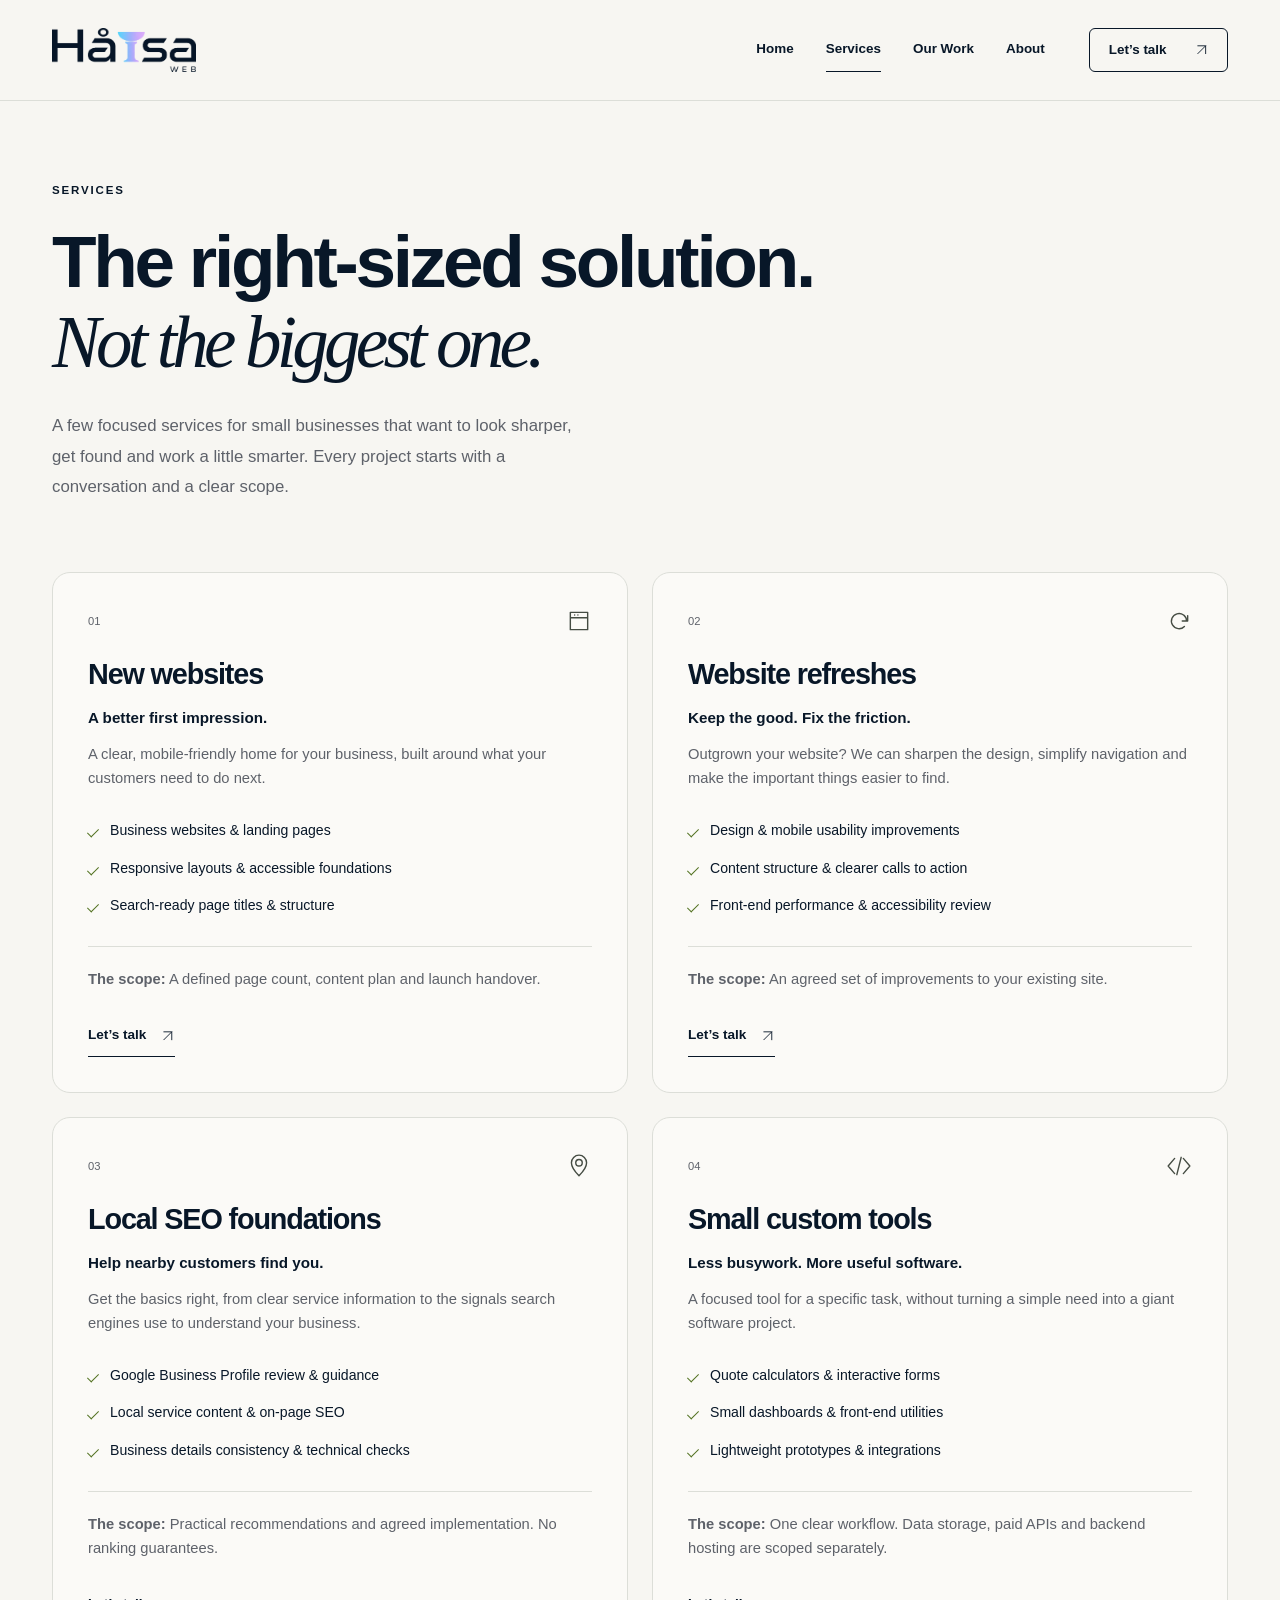
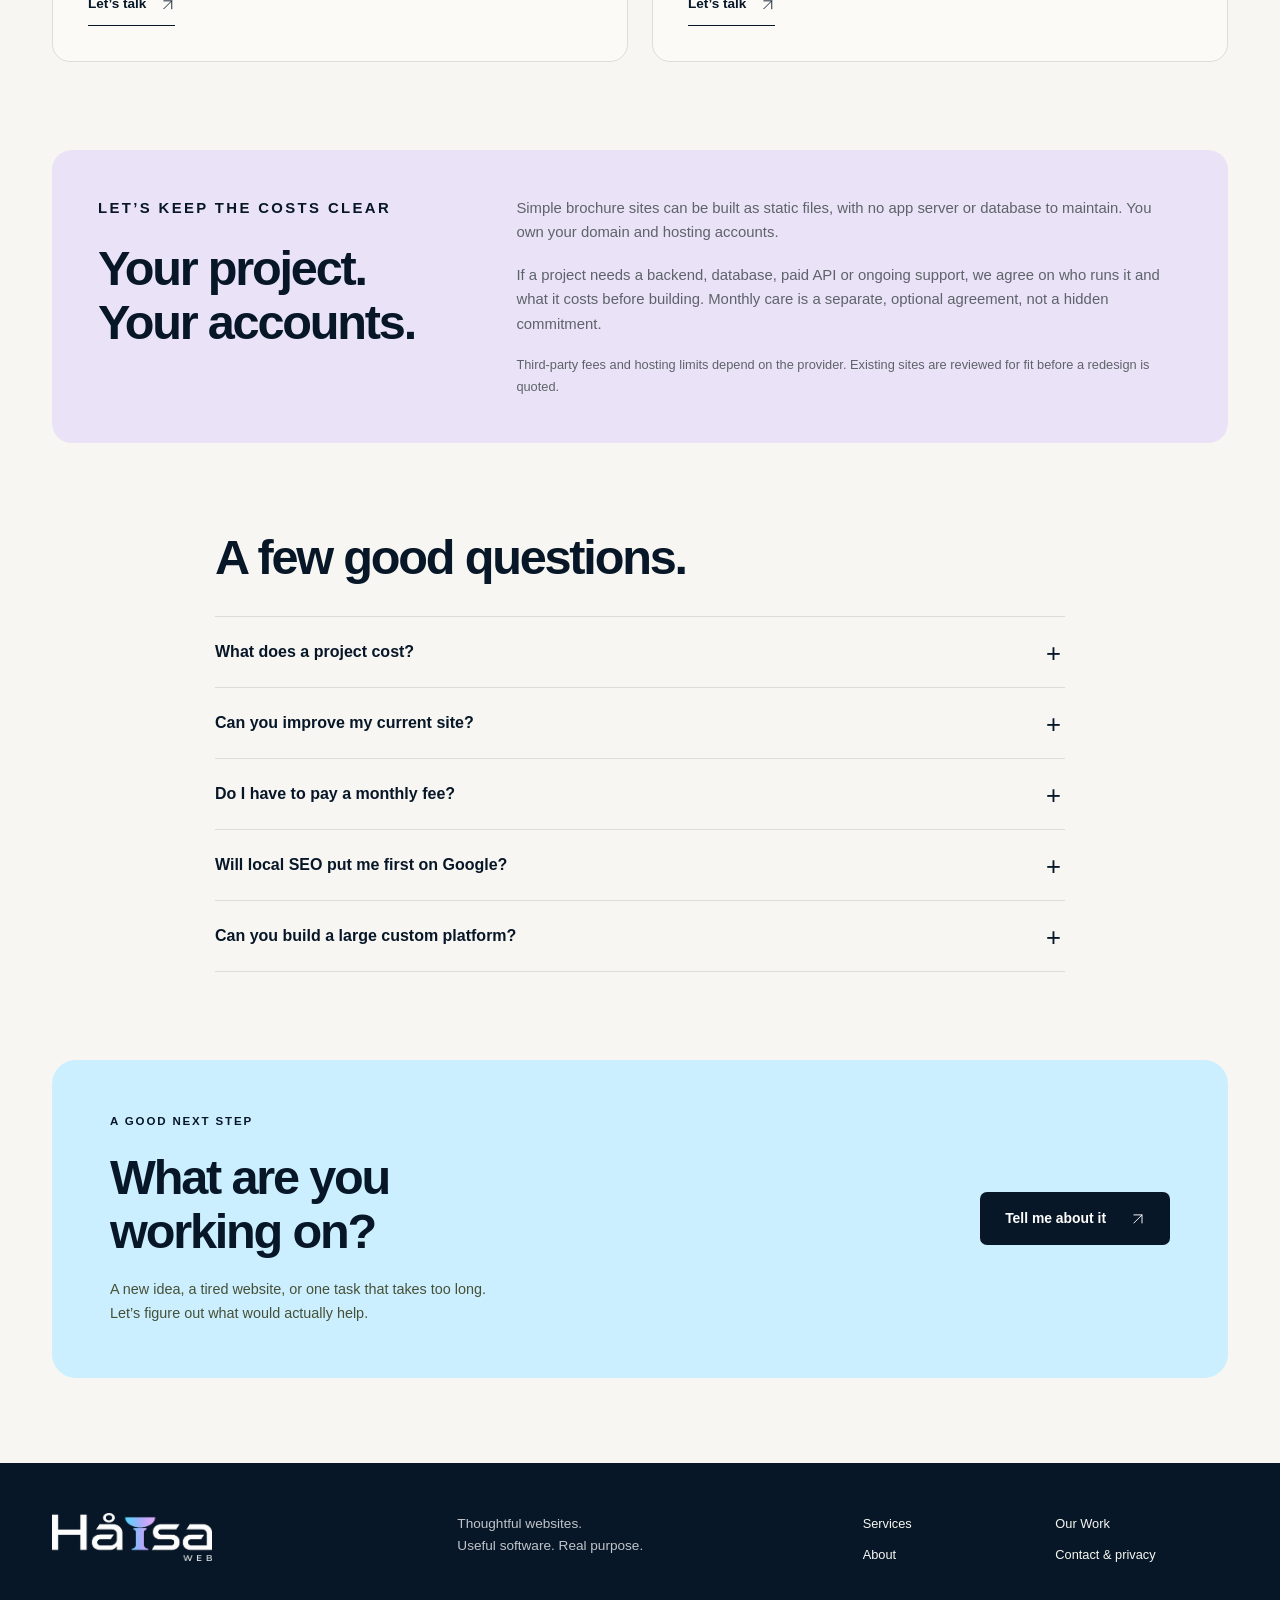
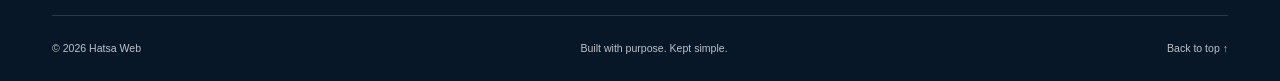
<file: services.html>
<!doctype html>
<html lang="en">
  <head>
    <meta charset="utf-8" />
    <meta name="viewport" content="width=device-width, initial-scale=1" />
    <meta name="theme-color" content="#f7f6f2" />
    <title>Small-business web design, local SEO &amp; tools | Hatsa Web</title>
    <meta
      name="description"
      content="Explore new websites, website redesigns, local SEO foundations and small custom software projects with a clearly agreed scope."
    />
    <meta
      property="og:title"
      content="Small-business web design, local SEO &amp; tools | Hatsa Web"
    />
    <meta
      property="og:description"
      content="Explore new websites, website redesigns, local SEO foundations and small custom software projects with a clearly agreed scope."
    />
    <meta property="og:type" content="website" />
    <link rel="icon" href="assets/favicon.ico" type="image/x-icon" />
    <link rel="stylesheet" href="styles.css" />
    <script src="site.js" defer></script>
  </head>
  <body>
    <a class="skip-link" href="#main">Skip to content</a>
    <header class="site-header">
      <div class="container nav-wrap">
        <a class="wordmark" href="index.html" aria-label="Hatsa Web home"
          ><img
            class="brand-logo"
            src="assets/hatsa-logo-light.webp"
            width="1443"
            height="437"
            alt="Hatsa Web" /></a
        ><button
          class="menu-toggle"
          type="button"
          aria-expanded="false"
          aria-controls="site-nav"
          hidden
        >
          Menu
          <svg class="arrow" viewBox="0 0 24 24" aria-hidden="true">
            <path d="M4 6h16M4 12h16M4 18h16" />
          </svg>
        </button>
        <nav id="site-nav" aria-label="Main navigation">
          <a href="index.html">Home</a
          ><a href="services.html" aria-current="page">Services</a
          ><a href="work.html">Our Work</a><a href="about.html">About</a
          ><a class="nav-contact" href="contact.html"
            >Let’s talk
            <svg class="arrow" viewBox="0 0 24 24" aria-hidden="true">
              <path d="M5 19 19 5M5 5h14v14" /></svg
          ></a>
        </nav>
      </div>
    </header>
    <main id="main">
      <header class="page-heading container">
        <p class="eyebrow">Services</p>
        <h1>
          The right-sized solution.<br /><span class="serif"
            >Not the biggest one.</span
          >
        </h1>
        <p class="lede">
          A few focused services for small businesses that want to look sharper,
          get found and work a little smarter. Every project starts with a
          conversation and a clear scope.
        </p>
      </header>
      <section
        class="container section services-detail"
        aria-labelledby="offers-heading"
      >
        <h2 class="sr-only" id="offers-heading">Our services</h2>
        <div class="services-grid">
          <article class="service-card" id="website">
            <div class="card-top">
              <span class="number">01</span
              ><svg
                class="service-glyph arrow"
                viewBox="0 0 24 24"
                aria-hidden="true"
              >
                <path d="M4 4h16v16H4z M4 9h16 M8 6.5h.01 M11 6.5h.01" />
              </svg>
            </div>
            <h3>New websites</h3>
            <p class="service-sub">A better first impression.</p>
            <p>
              A clear, mobile-friendly home for your business, built around what
              your customers need to do next.
            </p>
            <ul class="check-list">
              <li>Business websites & landing pages</li>
              <li>Responsive layouts & accessible foundations</li>
              <li>Search-ready page titles & structure</li>
            </ul>
            <p class="scope">
              <strong>The scope:</strong> A defined page count, content plan and
              launch handover.
            </p>
            <a class="text-link" href="contact.html?service=website"
              >Let’s talk
              <svg class="arrow" viewBox="0 0 24 24" aria-hidden="true">
                <path d="M5 19 19 5M5 5h14v14" /></svg
            ></a>
          </article>
          <article class="service-card" id="refresh">
            <div class="card-top">
              <span class="number">02</span
              ><svg
                class="service-glyph arrow"
                viewBox="0 0 24 24"
                aria-hidden="true"
              >
                <path d="M20 7v5h-5 M19 12a7 7 0 1 0-2 5 M20 12l-3-5" />
              </svg>
            </div>
            <h3>Website refreshes</h3>
            <p class="service-sub">Keep the good. Fix the friction.</p>
            <p>
              Outgrown your website? We can sharpen the design, simplify
              navigation and make the important things easier to find.
            </p>
            <ul class="check-list">
              <li>Design & mobile usability improvements</li>
              <li>Content structure & clearer calls to action</li>
              <li>Front-end performance & accessibility review</li>
            </ul>
            <p class="scope">
              <strong>The scope:</strong> An agreed set of improvements to your
              existing site.
            </p>
            <a class="text-link" href="contact.html?service=refresh"
              >Let’s talk
              <svg class="arrow" viewBox="0 0 24 24" aria-hidden="true">
                <path d="M5 19 19 5M5 5h14v14" /></svg
            ></a>
          </article>
          <article class="service-card" id="seo">
            <div class="card-top">
              <span class="number">03</span
              ><svg
                class="service-glyph arrow"
                viewBox="0 0 24 24"
                aria-hidden="true"
              >
                <path
                  d="M12 21s7-7 7-12a7 7 0 1 0-14 0c0 5 7 12 7 12z M15 9a3 3 0 1 1-6 0 3 3 0 0 1 6 0"
                />
              </svg>
            </div>
            <h3>Local SEO foundations</h3>
            <p class="service-sub">Help nearby customers find you.</p>
            <p>
              Get the basics right, from clear service information to the
              signals search engines use to understand your business.
            </p>
            <ul class="check-list">
              <li>Google Business Profile review & guidance</li>
              <li>Local service content & on-page SEO</li>
              <li>Business details consistency & technical checks</li>
            </ul>
            <p class="scope">
              <strong>The scope:</strong> Practical recommendations and agreed
              implementation. No ranking guarantees.
            </p>
            <a class="text-link" href="contact.html?service=seo"
              >Let’s talk
              <svg class="arrow" viewBox="0 0 24 24" aria-hidden="true">
                <path d="M5 19 19 5M5 5h14v14" /></svg
            ></a>
          </article>
          <article class="service-card" id="tool">
            <div class="card-top">
              <span class="number">04</span
              ><svg
                class="service-glyph arrow"
                viewBox="0 0 24 24"
                aria-hidden="true"
              >
                <path d="m8 5-6 7 6 7 M16 5l6 7-6 7 M14 4l-4 16" />
              </svg>
            </div>
            <h3>Small custom tools</h3>
            <p class="service-sub">Less busywork. More useful software.</p>
            <p>
              A focused tool for a specific task, without turning a simple need
              into a giant software project.
            </p>
            <ul class="check-list">
              <li>Quote calculators & interactive forms</li>
              <li>Small dashboards & front-end utilities</li>
              <li>Lightweight prototypes & integrations</li>
            </ul>
            <p class="scope">
              <strong>The scope:</strong> One clear workflow. Data storage, paid
              APIs and backend hosting are scoped separately.
            </p>
            <a class="text-link" href="contact.html?service=tool"
              >Let’s talk
              <svg class="arrow" viewBox="0 0 24 24" aria-hidden="true">
                <path d="M5 19 19 5M5 5h14v14" /></svg
            ></a>
          </article>
        </div>
      </section>
      <section class="container hosting-panel">
        <div>
          <p class="eyebrow">Let’s keep the costs clear</p>
          <h2>Your project.<br />Your accounts.</h2>
        </div>
        <div>
          <p>
            Simple brochure sites can be built as static files, with no app
            server or database to maintain. You own your domain and hosting
            accounts.
          </p>
          <p>
            If a project needs a backend, database, paid API or ongoing support,
            we agree on who runs it and what it costs before building. Monthly
            care is a separate, optional agreement, not a hidden commitment.
          </p>
          <p class="small">
            Third-party fees and hosting limits depend on the provider. Existing
            sites are reviewed for fit before a redesign is quoted.
          </p>
        </div>
      </section>
      <section class="section container narrow">
        <h2>A few good questions.</h2>
        <div class="faq">
          <details>
            <summary>What does a project cost?</summary>
            <p>
              It depends on the pages, content, features and existing site.
              We’ll agree on a written scope and quote before any work starts.
              No surprise extras.
            </p>
          </details>
          <details>
            <summary>Can you improve my current site?</summary>
            <p>
              Yes, if the platform and source access allow it. We’ll review what
              you have first and recommend a refresh or a rebuild based on the
              actual work involved.
            </p>
          </details>
          <details>
            <summary>Do I have to pay a monthly fee?</summary>
            <p>
              Not for every project. A static site can be handed over to your
              own hosting account. Ongoing updates, monitoring or a hosted
              backend need their own agreed support and cost arrangement.
            </p>
          </details>
          <details>
            <summary>Will local SEO put me first on Google?</summary>
            <p>
              No one can responsibly promise a ranking. The service focuses on
              accurate business information, useful local content and technical
              foundations. Results depend on competition, location and other
              factors.
            </p>
          </details>
          <details>
            <summary>Can you build a large custom platform?</summary>
            <p>
              Hatsa Web’s custom service starts small: a focused tool, prototype
              or simple workflow. Larger platforms, regulated systems and
              complex backends need a separate feasibility review and
              maintenance plan.
            </p>
          </details>
        </div>
      </section>
      <section class="cta-band container">
        <div>
          <p class="eyebrow">A good next step</p>
          <h2>What are you<br />working on?</h2>
          <p>
            A new idea, a tired website, or one task that takes too long.<br />Let’s
            figure out what would actually help.
          </p>
        </div>
        <a class="button dark" href="contact.html"
          >Tell me about it
          <svg class="arrow" viewBox="0 0 24 24" aria-hidden="true">
            <path d="M5 19 19 5M5 5h14v14" /></svg
        ></a>
      </section>
    </main>
    <footer class="site-footer">
      <div class="container footer-top">
        <a class="wordmark" href="index.html"
          ><img
            class="brand-logo"
            src="assets/hatsa-logo-dark.webp"
            width="1443"
            height="437"
            alt="Hatsa Web"
        /></a>
        <p>Thoughtful websites.<br />Useful software. Real purpose.</p>
        <div>
          <a href="services.html">Services</a><a href="work.html">Our Work</a
          ><a href="about.html">About</a
          ><a href="contact.html">Contact & privacy</a>
        </div>
      </div>
      <div class="container footer-bottom">
        <span>© <span data-year>2026</span> Hatsa Web</span
        ><span>Built with purpose. Kept simple.</span
        ><a href="#main">Back to top ↑</a>
      </div>
    </footer>
  </body>
</html>
</file>
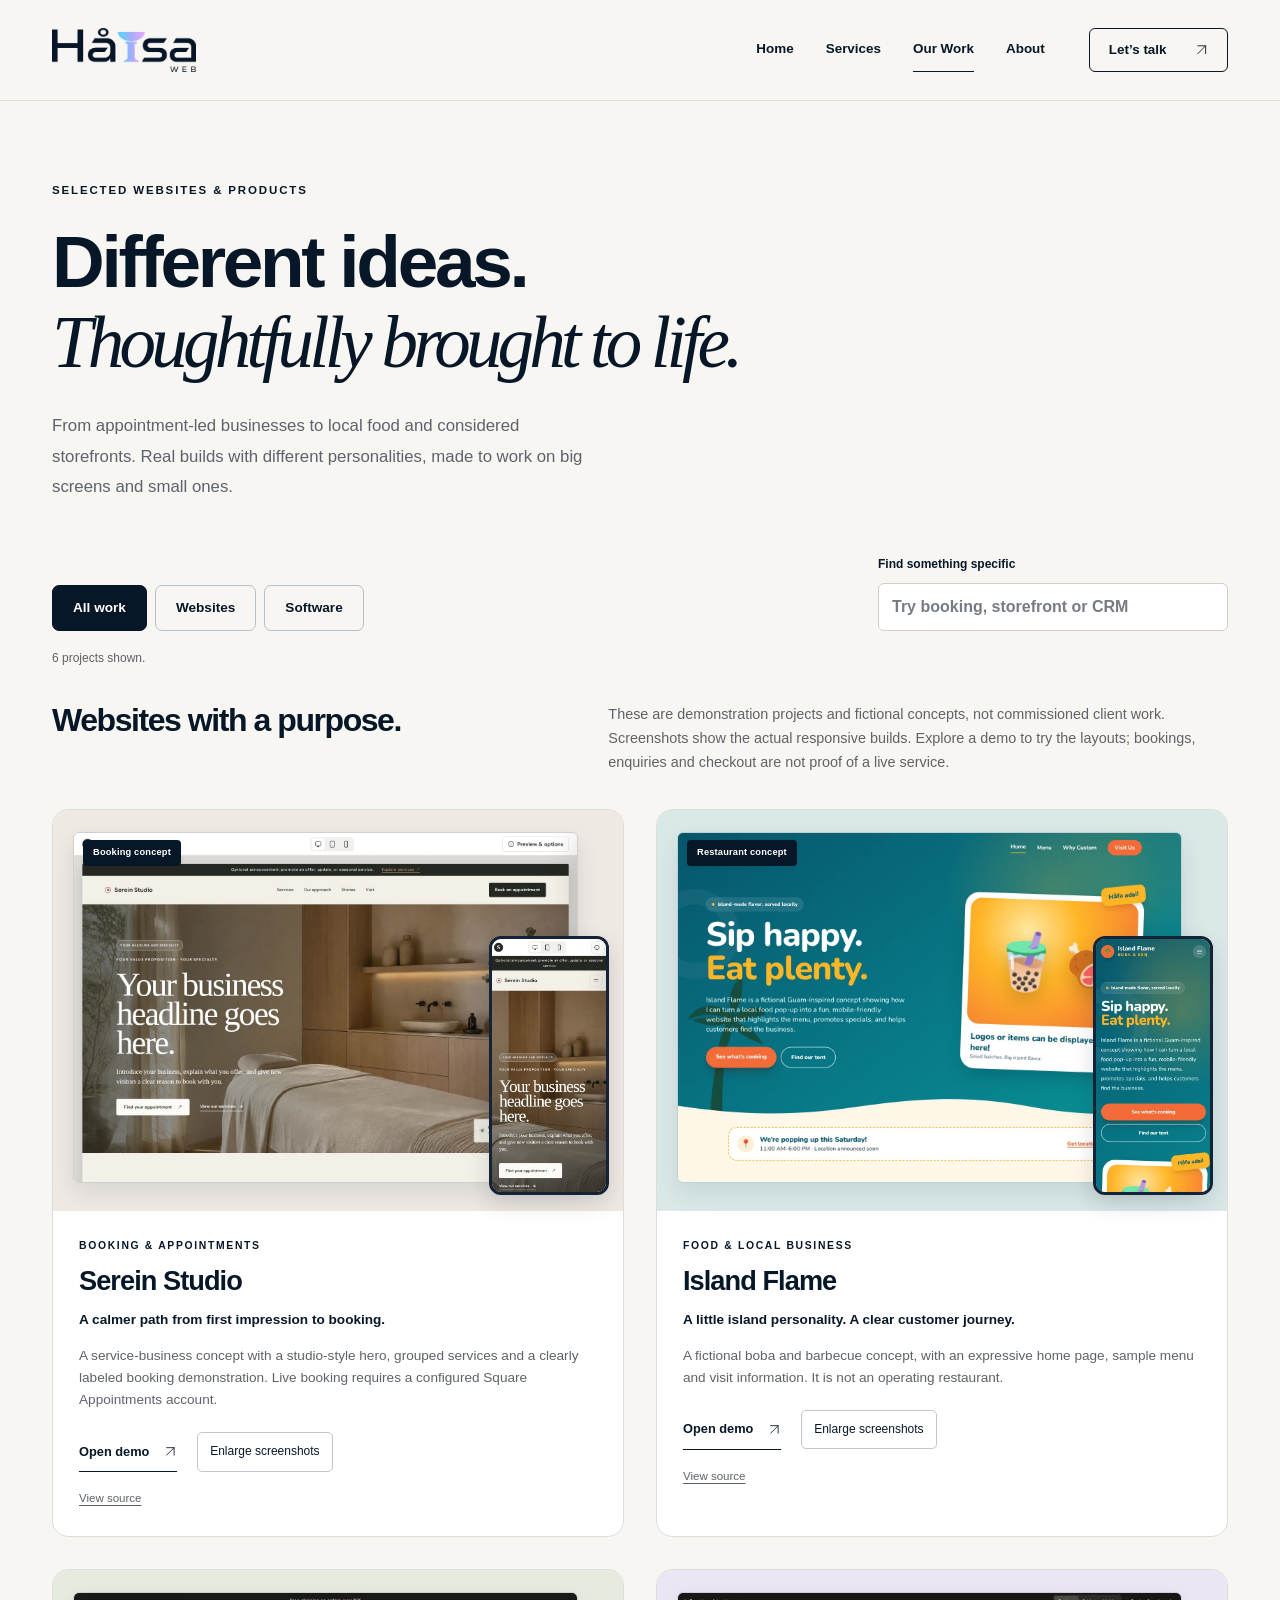
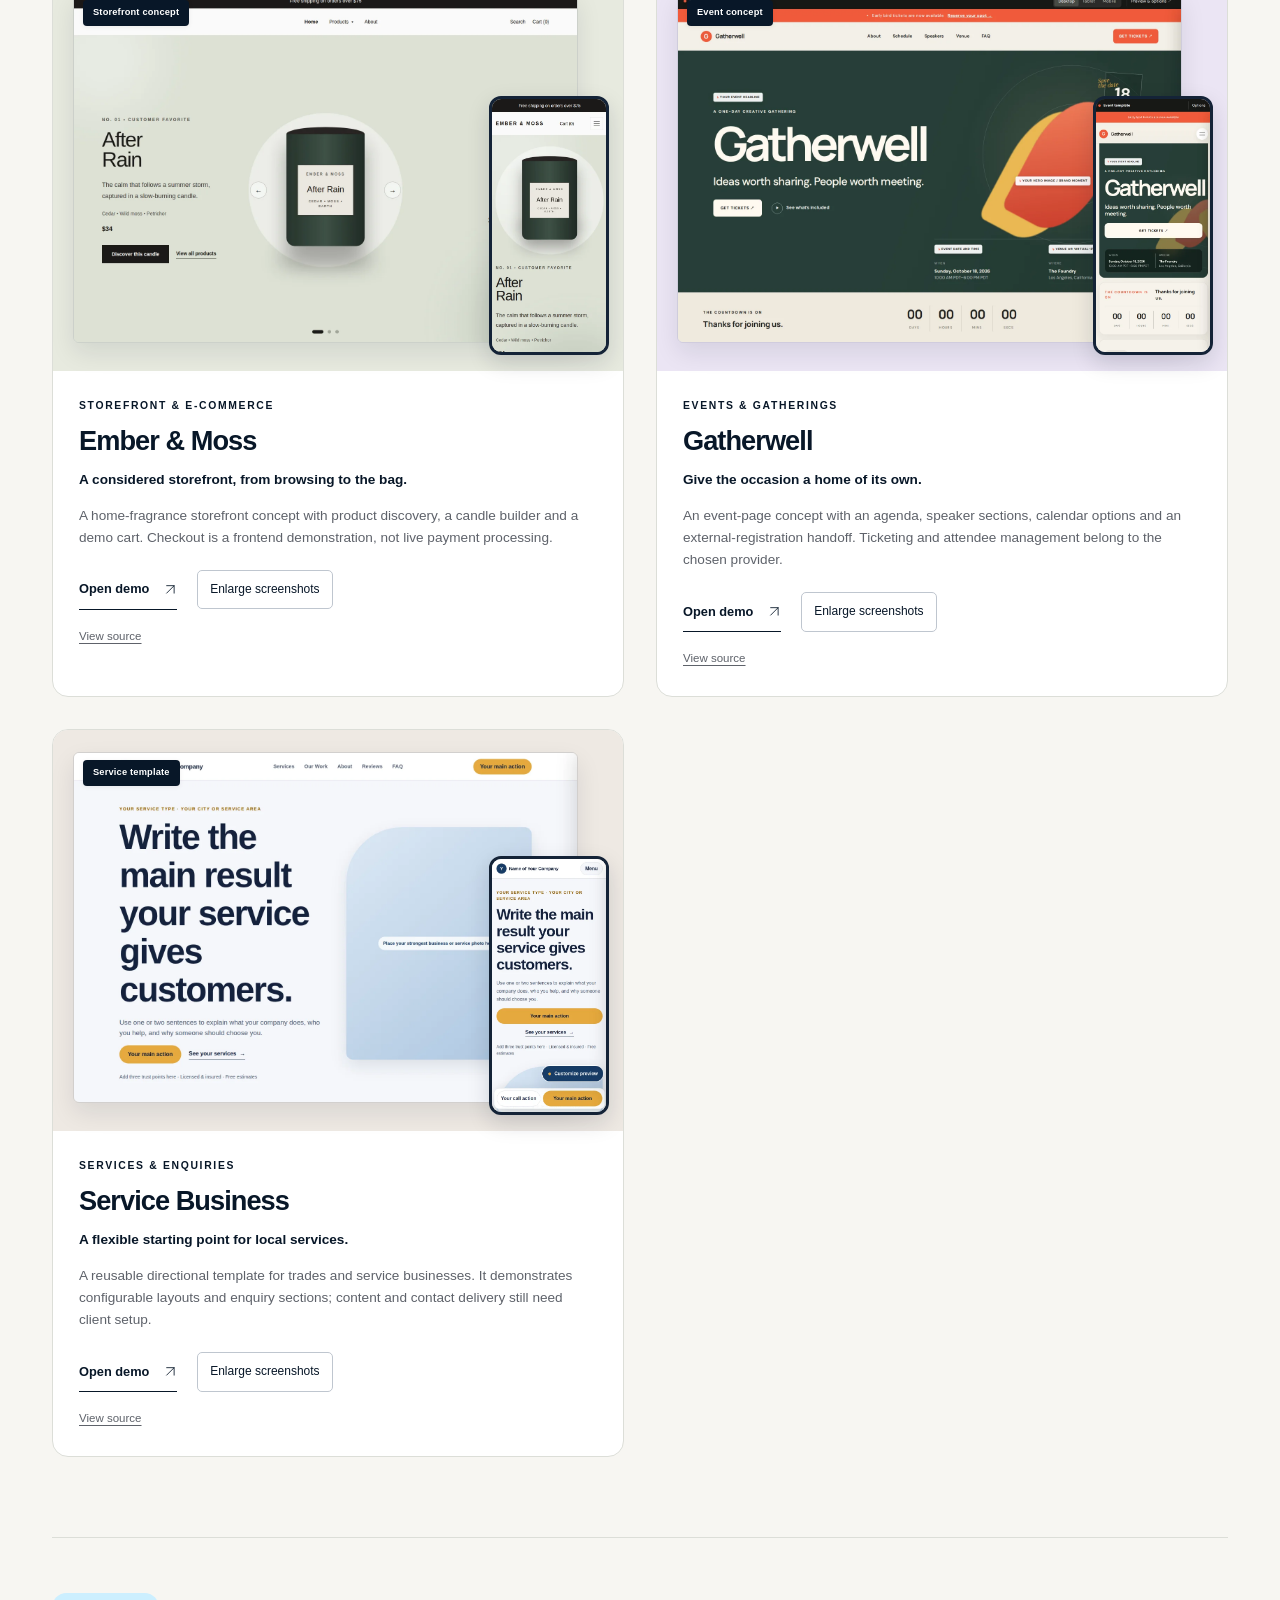
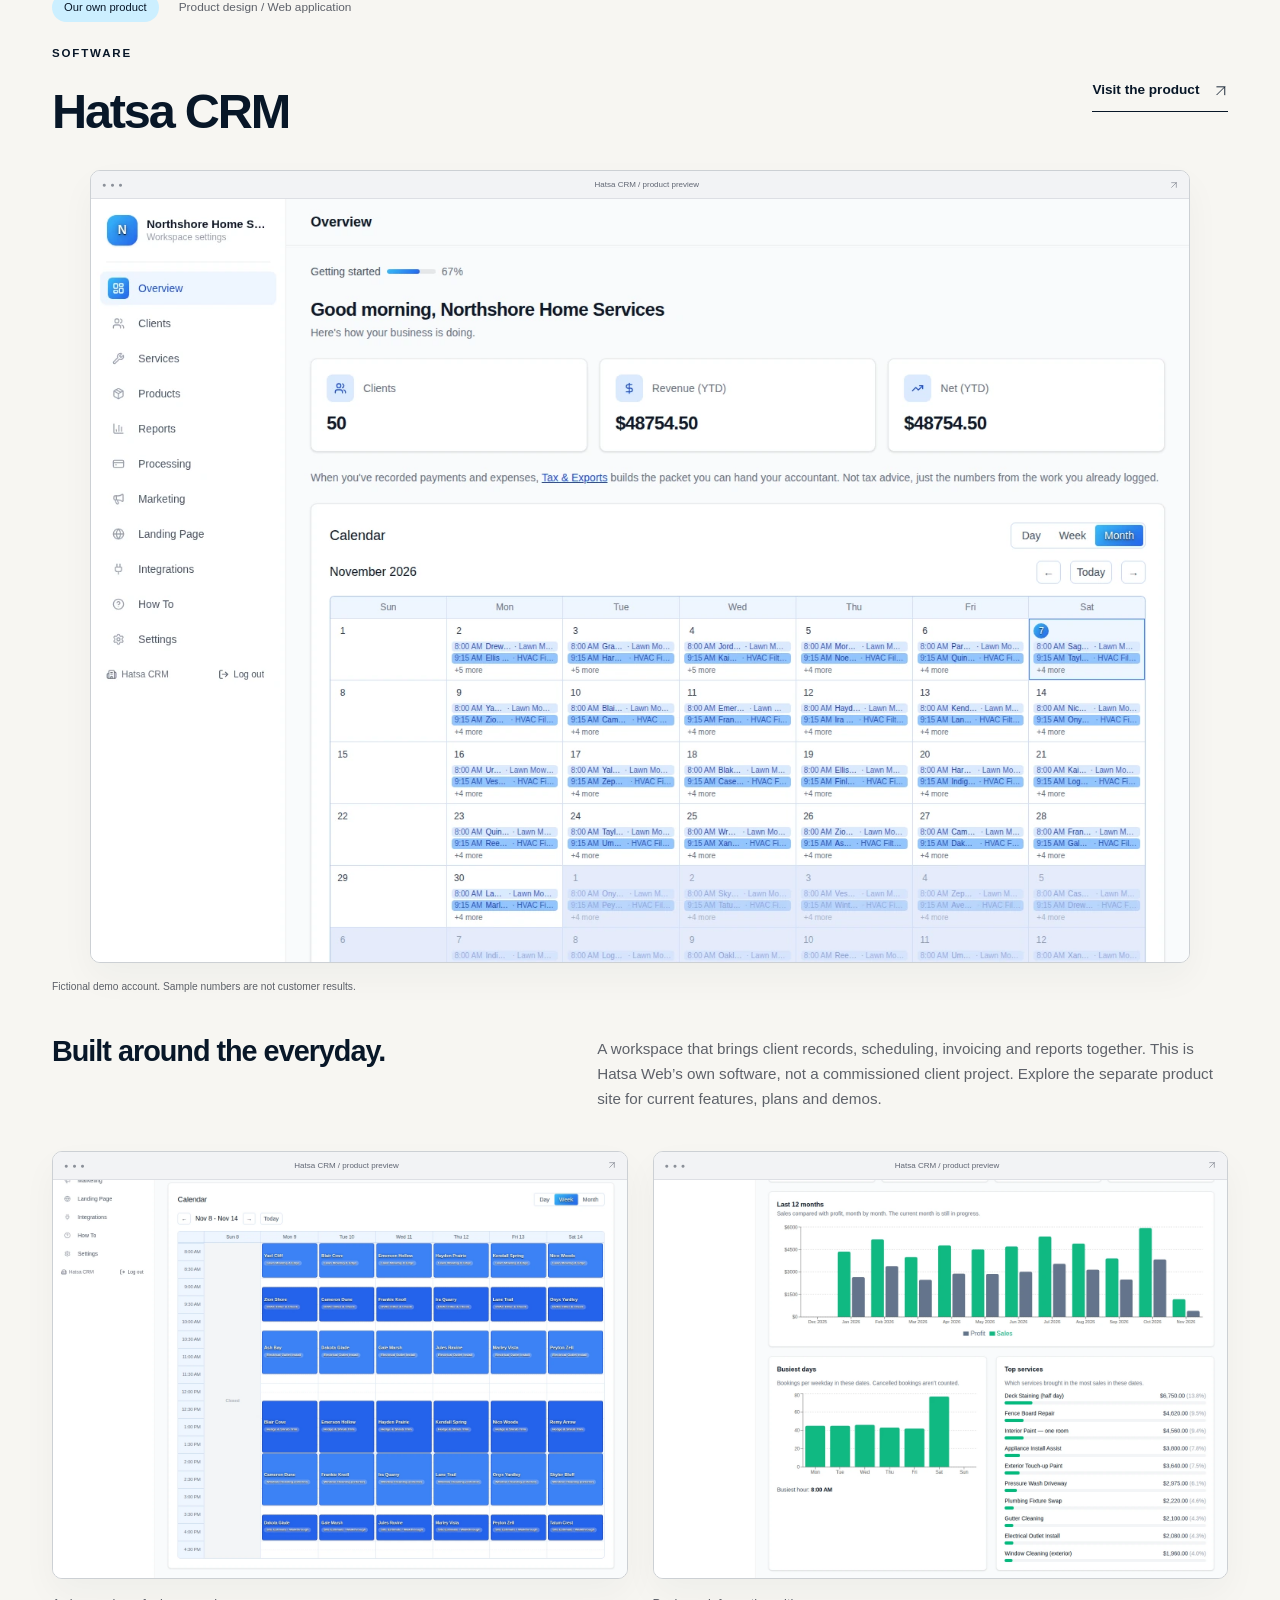
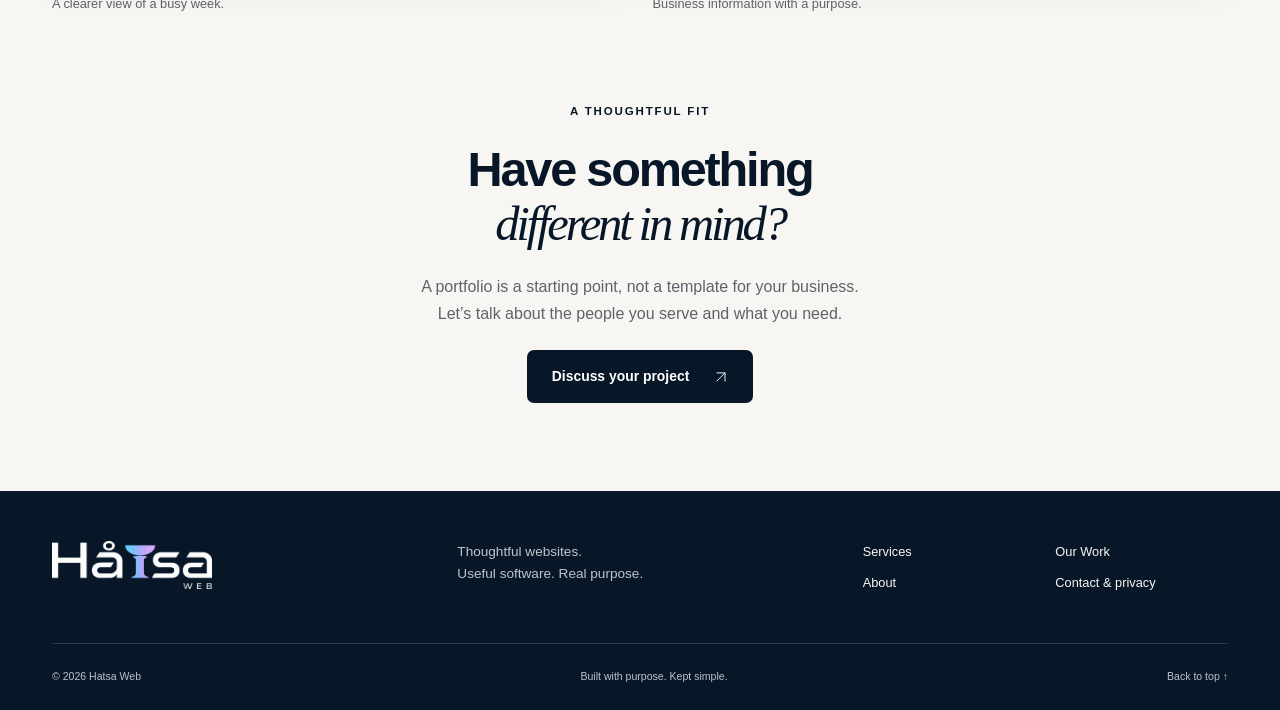
<file: work.html>
<!doctype html>
<html lang="en">
  <head>
    <meta charset="utf-8" />
    <meta name="viewport" content="width=device-width, initial-scale=1" />
    <meta name="theme-color" content="#f7f6f2" />
    <title>Our Work | Websites &amp; Software by Hatsa Web</title>
    <meta
      name="description"
      content="Explore Hatsa Web’s real website builds, responsive demo concepts and Hatsa CRM product screens."
    />
    <meta
      property="og:title"
      content="Our Work | Websites &amp; Software by Hatsa Web"
    />
    <meta
      property="og:description"
      content="Explore Hatsa Web’s real website builds, responsive demo concepts and Hatsa CRM product screens."
    />
    <meta property="og:type" content="website" />
    <link rel="icon" href="assets/favicon.ico" type="image/x-icon" />
    <link rel="stylesheet" href="styles.css" />
    <script src="site.js" defer></script>
  </head>
  <body>
    <a class="skip-link" href="#main">Skip to content</a>
    <header class="site-header">
      <div class="container nav-wrap">
        <a class="wordmark" href="index.html" aria-label="Hatsa Web home"
          ><img
            class="brand-logo"
            src="assets/hatsa-logo-light.webp"
            width="1443"
            height="437"
            alt="Hatsa Web" /></a
        ><button
          class="menu-toggle"
          type="button"
          aria-expanded="false"
          aria-controls="site-nav"
          hidden
        >
          Menu
          <svg class="arrow" viewBox="0 0 24 24" aria-hidden="true">
            <path d="M4 6h16M4 12h16M4 18h16" />
          </svg>
        </button>
        <nav id="site-nav" aria-label="Main navigation">
          <a href="index.html">Home</a><a href="services.html">Services</a
          ><a href="work.html" aria-current="page">Our Work</a
          ><a href="about.html">About</a
          ><a class="nav-contact" href="contact.html"
            >Let’s talk
            <svg class="arrow" viewBox="0 0 24 24" aria-hidden="true">
              <path d="M5 19 19 5M5 5h14v14" /></svg
          ></a>
        </nav>
      </div>
    </header>
    <main id="main">
      <header class="page-heading container">
        <p class="eyebrow">Selected websites & products</p>
        <h1>
          Different ideas.<br /><span class="serif"
            >Thoughtfully brought to life.</span
          >
        </h1>
        <p class="lede">
          From appointment-led businesses to local food and considered
          storefronts. Real builds with different personalities, made to work on
          big screens and small ones.
        </p>
      </header>
      <section class="container work-browser" aria-label="Find a project">
        <div class="work-controls" hidden>
          <div class="work-filters" role="group" aria-label="Project category">
            <button type="button" data-category="all" aria-pressed="true">
              All work
            </button>
            <button type="button" data-category="websites" aria-pressed="false">
              Websites
            </button>
            <button type="button" data-category="software" aria-pressed="false">
              Software
            </button>
          </div>
          <label class="work-search"
            >Find something specific<input
              type="search"
              id="work-search"
              placeholder="Try booking, storefront or CRM"
              maxlength="100"
              aria-controls="website-projects software-projects"
              autocomplete="off"
          /></label>
        </div>
        <p
          class="work-results"
          id="work-results"
          role="status"
          aria-live="polite"
          hidden
        ></p>
        <div class="work-empty" hidden>
          <h2>No matching work yet.</h2>
          <p>Try a different word, or reset the filters to see everything.</p>
          <button class="text-link" type="button" id="reset-work">
            Show all work
          </button>
        </div>
      </section>
      <section
        class="container portfolio-section"
        id="website-projects"
        aria-labelledby="website-work-heading"
      >
        <div class="portfolio-intro">
          <h2 id="website-work-heading">Websites with a purpose.</h2>
          <p>
            These are demonstration projects and fictional concepts, not
            commissioned client work. Screenshots show the actual responsive
            builds. Explore a demo to try the layouts; bookings, enquiries and
            checkout are not proof of a live service.
          </p>
        </div>
        <div class="project-grid">
          <article
            class="project-card"
            id="project-booking"
            data-work-item="websites"
          >
            <div class="project-images">
              <img
                class="project-desktop"
                src="assets/portfolio/booking-desktop.webp"
                alt="Serein Studio demonstration website at desktop width"
                width="1440"
                height="1000"
                loading="lazy"
              /><img
                class="project-phone"
                src="assets/portfolio/booking-mobile.webp"
                alt="Serein Studio layout at phone width"
                width="390"
                height="844"
                loading="lazy"
              /><span class="project-kind">Booking concept</span>
            </div>
            <div class="project-card-copy">
              <p class="eyebrow">Booking & appointments</p>
              <h3>Serein Studio</h3>
              <p class="project-tagline">
                A calmer path from first impression to booking.
              </p>
              <p>
                A service-business concept with a studio-style hero, grouped
                services and a clearly labeled booking demonstration. Live
                booking requires a configured Square Appointments account.
              </p>
              <div class="project-actions">
                <a
                  class="text-link"
                  href="https://makcoder671.github.io/Booking-Business-Demo/"
                  target="_blank"
                  rel="noopener noreferrer"
                  aria-label="Open Serein Studio demo in a new tab"
                  >Open demo
                  <svg class="arrow" viewBox="0 0 24 24" aria-hidden="true">
                    <path d="M5 19 19 5M5 5h14v14" /></svg></a
                ><button
                  type="button"
                  class="preview-trigger"
                  data-project="booking"
                  data-title="Serein Studio"
                  hidden
                >
                  Enlarge screenshots
                </button>
              </div>
              <a
                class="source-link"
                href="https://github.com/MakCoder671/Booking-Business-Demo"
                target="_blank"
                rel="noopener noreferrer"
                >View source
                <span class="sr-only">for Serein Studio (new tab)</span></a
              >
            </div>
          </article>
          <article
            class="project-card"
            id="project-island"
            data-work-item="websites"
          >
            <div class="project-images">
              <img
                class="project-desktop"
                src="assets/portfolio/island-desktop.webp"
                alt="Island Flame demonstration website at desktop width"
                width="1440"
                height="1000"
                loading="lazy"
              /><img
                class="project-phone"
                src="assets/portfolio/island-mobile.webp"
                alt="Island Flame layout at phone width"
                width="390"
                height="844"
                loading="lazy"
              /><span class="project-kind">Restaurant concept</span>
            </div>
            <div class="project-card-copy">
              <p class="eyebrow">Food & local business</p>
              <h3>Island Flame</h3>
              <p class="project-tagline">
                A little island personality. A clear customer journey.
              </p>
              <p>
                A fictional boba and barbecue concept, with an expressive home
                page, sample menu and visit information. It is not an operating
                restaurant.
              </p>
              <div class="project-actions">
                <a
                  class="text-link"
                  href="https://makcoder671.github.io/island-flame-website/"
                  target="_blank"
                  rel="noopener noreferrer"
                  aria-label="Open Island Flame demo in a new tab"
                  >Open demo
                  <svg class="arrow" viewBox="0 0 24 24" aria-hidden="true">
                    <path d="M5 19 19 5M5 5h14v14" /></svg></a
                ><button
                  type="button"
                  class="preview-trigger"
                  data-project="island"
                  data-title="Island Flame"
                  hidden
                >
                  Enlarge screenshots
                </button>
              </div>
              <a
                class="source-link"
                href="https://github.com/MakCoder671/island-flame-website"
                target="_blank"
                rel="noopener noreferrer"
                >View source
                <span class="sr-only">for Island Flame (new tab)</span></a
              >
            </div>
          </article>
          <article
            class="project-card"
            id="project-ember"
            data-work-item="websites"
          >
            <div class="project-images">
              <img
                class="project-desktop"
                src="assets/portfolio/ember-desktop.webp"
                alt="Ember & Moss demonstration website at desktop width"
                width="1440"
                height="1000"
                loading="lazy"
              /><img
                class="project-phone"
                src="assets/portfolio/ember-mobile.webp"
                alt="Ember & Moss layout at phone width"
                width="390"
                height="844"
                loading="lazy"
              /><span class="project-kind">Storefront concept</span>
            </div>
            <div class="project-card-copy">
              <p class="eyebrow">Storefront & e-commerce</p>
              <h3>Ember & Moss</h3>
              <p class="project-tagline">
                A considered storefront, from browsing to the bag.
              </p>
              <p>
                A home-fragrance storefront concept with product discovery, a
                candle builder and a demo cart. Checkout is a frontend
                demonstration, not live payment processing.
              </p>
              <div class="project-actions">
                <a
                  class="text-link"
                  href="https://makcoder671.github.io/Ember-Moss-E-Commerce-Store/home.html"
                  target="_blank"
                  rel="noopener noreferrer"
                  aria-label="Open Ember & Moss demo in a new tab"
                  >Open demo
                  <svg class="arrow" viewBox="0 0 24 24" aria-hidden="true">
                    <path d="M5 19 19 5M5 5h14v14" /></svg></a
                ><button
                  type="button"
                  class="preview-trigger"
                  data-project="ember"
                  data-title="Ember & Moss"
                  hidden
                >
                  Enlarge screenshots
                </button>
              </div>
              <a
                class="source-link"
                href="https://github.com/MakCoder671/Ember-Moss-E-Commerce-Store"
                target="_blank"
                rel="noopener noreferrer"
                >View source
                <span class="sr-only">for Ember & Moss (new tab)</span></a
              >
            </div>
          </article>
          <article
            class="project-card"
            id="project-event"
            data-work-item="websites"
          >
            <div class="project-images">
              <img
                class="project-desktop"
                src="assets/portfolio/event-desktop.webp"
                alt="Gatherwell demonstration website at desktop width"
                width="1440"
                height="1000"
                loading="lazy"
              /><img
                class="project-phone"
                src="assets/portfolio/event-mobile.webp"
                alt="Gatherwell layout at phone width"
                width="390"
                height="844"
                loading="lazy"
              /><span class="project-kind">Event concept</span>
            </div>
            <div class="project-card-copy">
              <p class="eyebrow">Events & gatherings</p>
              <h3>Gatherwell</h3>
              <p class="project-tagline">
                Give the occasion a home of its own.
              </p>
              <p>
                An event-page concept with an agenda, speaker sections, calendar
                options and an external-registration handoff. Ticketing and
                attendee management belong to the chosen provider.
              </p>
              <div class="project-actions">
                <a
                  class="text-link"
                  href="https://makcoder671.github.io/Event-Business-Demo/"
                  target="_blank"
                  rel="noopener noreferrer"
                  aria-label="Open Gatherwell demo in a new tab"
                  >Open demo
                  <svg class="arrow" viewBox="0 0 24 24" aria-hidden="true">
                    <path d="M5 19 19 5M5 5h14v14" /></svg></a
                ><button
                  type="button"
                  class="preview-trigger"
                  data-project="event"
                  data-title="Gatherwell"
                  hidden
                >
                  Enlarge screenshots
                </button>
              </div>
              <a
                class="source-link"
                href="https://github.com/MakCoder671/Event-Business-Demo"
                target="_blank"
                rel="noopener noreferrer"
                >View source
                <span class="sr-only">for Gatherwell (new tab)</span></a
              >
            </div>
          </article>
          <article
            class="project-card"
            id="project-service"
            data-work-item="websites"
          >
            <div class="project-images">
              <img
                class="project-desktop"
                src="assets/portfolio/service-desktop.webp"
                alt="Service Business demonstration website at desktop width"
                width="1440"
                height="1000"
                loading="lazy"
              /><img
                class="project-phone"
                src="assets/portfolio/service-mobile.webp"
                alt="Service Business layout at phone width"
                width="390"
                height="844"
                loading="lazy"
              /><span class="project-kind">Service template</span>
            </div>
            <div class="project-card-copy">
              <p class="eyebrow">Services & enquiries</p>
              <h3>Service Business</h3>
              <p class="project-tagline">
                A flexible starting point for local services.
              </p>
              <p>
                A reusable directional template for trades and service
                businesses. It demonstrates configurable layouts and enquiry
                sections; content and contact delivery still need client setup.
              </p>
              <div class="project-actions">
                <a
                  class="text-link"
                  href="https://makcoder671.github.io/Service-Business-Demo/"
                  target="_blank"
                  rel="noopener noreferrer"
                  aria-label="Open Service Business demo in a new tab"
                  >Open demo
                  <svg class="arrow" viewBox="0 0 24 24" aria-hidden="true">
                    <path d="M5 19 19 5M5 5h14v14" /></svg></a
                ><button
                  type="button"
                  class="preview-trigger"
                  data-project="service"
                  data-title="Service Business"
                  hidden
                >
                  Enlarge screenshots
                </button>
              </div>
              <a
                class="source-link"
                href="https://github.com/MakCoder671/Service-Business-Demo"
                target="_blank"
                rel="noopener noreferrer"
                >View source
                <span class="sr-only">for Service Business (new tab)</span></a
              >
            </div>
          </article>
        </div>
      </section>
      <dialog id="project-dialog" aria-labelledby="preview-heading">
        <div class="preview-top">
          <div>
            <p class="eyebrow">Actual website capture / demo concept</p>
            <h2 id="preview-heading">Project preview</h2>
          </div>
          <button
            type="button"
            class="preview-close"
            aria-label="Close screenshot preview"
          >
            Close <span aria-hidden="true">×</span>
          </button>
        </div>
        <div class="preview-modes" role="group" aria-label="Screenshot size">
          <button type="button" data-mode="desktop" aria-pressed="true">
            Desktop</button
          ><button type="button" data-mode="mobile" aria-pressed="false">
            Mobile
          </button>
        </div>
        <div class="preview-image-stage">
          <img id="preview-image" alt="" width="1440" height="1000" />
        </div>
        <p class="preview-caption">
          A still image of the real demo website, not an interactive embed. No
          booking, enquiry or payment is made here.
        </p>
      </dialog>
      <section
        class="container work-feature"
        id="software-projects"
        data-work-item="software"
        aria-label="Hatsa CRM, our own software"
      >
        <div class="work-meta">
          <span class="pill">Our own product</span
          ><span>Product design / Web application</span>
        </div>
        <div class="work-title">
          <div>
            <p class="eyebrow">Software</p>
            <h2>Hatsa CRM</h2>
          </div>
          <a class="text-link" href="https://app.hatsaweb.com"
            >Visit the product
            <svg class="arrow" viewBox="0 0 24 24" aria-hidden="true">
              <path d="M5 19 19 5M5 5h14v14" /></svg
          ></a>
        </div>
        <div class="browser">
          <div class="browser-bar">
            <span class="window-dots" aria-hidden="true">● ● ●</span
            ><span>Hatsa CRM / product preview</span
            ><svg class="arrow" viewBox="0 0 24 24" aria-hidden="true">
              <path d="M5 19 19 5M5 5h14v14" />
            </svg>
          </div>
          <img
            src="assets/overview.webp"
            alt="Actual Hatsa CRM report dashboard with clearly illustrative sample figures"
            width="1440"
            height="1000"
            loading="lazy"
          />
        </div>
        <p class="image-caption">
          Fictional demo account. Sample numbers are not customer results.
        </p>
        <div class="work-description">
          <h3>Built around the everyday.</h3>
          <p>
            A workspace that brings client records, scheduling, invoicing and
            reports together. This is Hatsa Web’s own software, not a
            commissioned client project. Explore the separate product site for
            current features, plans and demos.
          </p>
        </div>
        <div class="work-image-grid">
          <figure>
            <div class="browser">
              <div class="browser-bar">
                <span class="window-dots" aria-hidden="true">● ● ●</span
                ><span>Hatsa CRM / product preview</span
                ><svg class="arrow" viewBox="0 0 24 24" aria-hidden="true">
                  <path d="M5 19 19 5M5 5h14v14" />
                </svg>
              </div>
              <img
                src="assets/calendar-week.webp"
                alt="Weekly appointment scheduling in Hatsa CRM"
                width="1440"
                height="1000"
                loading="lazy"
              />
            </div>
            <figcaption>A clearer view of a busy week.</figcaption>
          </figure>
          <figure>
            <div class="browser">
              <div class="browser-bar">
                <span class="window-dots" aria-hidden="true">● ● ●</span
                ><span>Hatsa CRM / product preview</span
                ><svg class="arrow" viewBox="0 0 24 24" aria-hidden="true">
                  <path d="M5 19 19 5M5 5h14v14" />
                </svg>
              </div>
              <img
                src="assets/reports-charts.webp"
                alt="Charts and business report filters in Hatsa CRM"
                width="1440"
                height="1000"
                loading="lazy"
              />
            </div>
            <figcaption>Business information with a purpose.</figcaption>
          </figure>
        </div>
      </section>
      <section class="container section work-note">
        <p class="eyebrow">A thoughtful fit</p>
        <h2>
          Have something<br /><span class="serif">different in mind?</span>
        </h2>
        <p>
          A portfolio is a starting point, not a template for your business.<br />Let’s
          talk about the people you serve and what you need.
        </p>
        <a class="button dark" href="contact.html"
          >Discuss your project
          <svg class="arrow" viewBox="0 0 24 24" aria-hidden="true">
            <path d="M5 19 19 5M5 5h14v14" /></svg
        ></a>
      </section>
    </main>
    <footer class="site-footer">
      <div class="container footer-top">
        <a class="wordmark" href="index.html"
          ><img
            class="brand-logo"
            src="assets/hatsa-logo-dark.webp"
            width="1443"
            height="437"
            alt="Hatsa Web"
        /></a>
        <p>Thoughtful websites.<br />Useful software. Real purpose.</p>
        <div>
          <a href="services.html">Services</a><a href="work.html">Our Work</a
          ><a href="about.html">About</a
          ><a href="contact.html">Contact & privacy</a>
        </div>
      </div>
      <div class="container footer-bottom">
        <span>© <span data-year>2026</span> Hatsa Web</span
        ><span>Built with purpose. Kept simple.</span
        ><a href="#main">Back to top ↑</a>
      </div>
    </footer>
  </body>
</html>
</file>
<file: styles.css>
:root {
  --paper: #f7f6f2;
  --white: #fff;
  --ink: #252832;
  --muted: #5e626a;
  --line: #dcded8;
  --lime: #d8f275;
  --purple: #e8e4f3;
  --purple-ink: #68518c;
  --radius: 18px;
}
*,
*::before,
*::after {
  box-sizing: border-box;
}
html {
  scroll-behavior: smooth;
  scroll-padding-top: 100px;
}
body {
  margin: 0;
  background: var(--paper);
  color: var(--ink);
  font-family: "Avenir Next", Avenir, "Segoe UI", sans-serif;
  line-height: 1.65;
  -webkit-font-smoothing: antialiased;
}
h1,
h2,
h3,
p,
figure {
  margin: 0;
}
h1,
h2,
h3 {
  line-height: 1.1;
  letter-spacing: -0.045em;
  font-weight: 650;
}
h1 {
  font-size: clamp(3rem, 5.6vw, 5.4rem);
}
h2 {
  font-size: clamp(2.25rem, 3.8vw, 3.7rem);
}
h3 {
  font-size: 1.55rem;
  letter-spacing: -0.035em;
}
p {
  color: var(--muted);
}
a {
  color: inherit;
  text-decoration: none;
}
button,
input,
textarea,
select {
  font: inherit;
}
button,
a,
input,
select,
textarea {
  -webkit-tap-highlight-color: transparent;
}
button {
  cursor: pointer;
}
a:focus-visible,
button:focus-visible,
summary:focus-visible,
input:focus-visible,
textarea:focus-visible,
select:focus-visible {
  outline: 3px solid var(--purple-ink);
  outline-offset: 5px;
}
img {
  display: block;
  max-width: 100%;
  height: auto;
}
ul {
  padding: 0;
  list-style: none;
}
::selection {
  background: var(--lime);
  color: var(--ink);
}
.container {
  width: min(1280px, calc(100% - 104px));
  margin-inline: auto;
}
.serif {
  font-family: Georgia, "Times New Roman", serif;
  font-style: italic;
  font-weight: 400;
  letter-spacing: -0.065em;
}
.eyebrow {
  font-size: 0.72rem;
  text-transform: uppercase;
  letter-spacing: 0.16em;
  font-weight: 700;
  color: var(--ink);
  margin-bottom: 22px;
  display: flex;
  align-items: center;
  gap: 10px;
}
.status-dot {
  height: 7px;
  width: 7px;
  display: inline-block;
  border-radius: 50%;
  background: #5f7734;
  box-shadow: 0 0 0 4px #e5ebd7;
}
.lede {
  font-size: 1.13rem;
  line-height: 1.8;
}
.small {
  font-size: 0.8rem;
  line-height: 1.65;
}
.button {
  display: inline-flex;
  align-items: center;
  justify-content: center;
  gap: 25px;
  min-height: 52px;
  padding: 14px 24px;
  font-size: 0.87rem;
  font-weight: 600;
  border-radius: 7px;
  border: 1px solid transparent;
  transition:
    background 0.18s,
    transform 0.18s;
}
.button:hover {
  transform: translateY(-2px);
}
.button.dark {
  color: #fff;
  background: var(--ink);
}
.button.dark:hover {
  background: #424650;
}
.text-link {
  display: inline-flex;
  align-items: center;
  gap: 15px;
  padding: 9px 0;
  font-size: 0.85rem;
  font-weight: 650;
  border: 0;
  border-bottom: 1px solid currentColor;
  background: transparent;
}
.text-link:hover {
  color: var(--purple-ink);
}
.skip-link {
  position: fixed;
  left: 12px;
  top: -100px;
  padding: 12px;
  background: var(--lime);
  z-index: 20;
}
.skip-link:focus {
  top: 12px;
}
.site-header {
  border-bottom: 1px solid var(--line);
  background: var(--paper);
}
.nav-wrap {
  display: flex;
  align-items: center;
  justify-content: space-between;
  min-height: 100px;
  gap: 24px;
}
.wordmark {
  display: inline-flex;
  align-items: center;
  gap: 0;
  font-size: 1.55rem;
  font-weight: 750;
  letter-spacing: -0.065em;
  line-height: 1;
  white-space: nowrap;
}
.wordmark > span:last-child {
  font-weight: 400;
}
.logo-mark {
  font-family: Georgia, serif;
  background: var(--lime);
  border: 1px solid #c6dd68;
  width: 35px;
  height: 35px;
  display: inline-flex;
  align-items: center;
  justify-content: center;
  font-size: 1.9rem;
  letter-spacing: -0.14em;
  padding-right: 6px;
  border-radius: 9px;
  margin-right: 10px;
}
.nav-wrap nav {
  display: flex;
  align-items: center;
  gap: 32px;
  font-size: 0.84rem;
  font-weight: 550;
}
.nav-wrap nav > a:not(.nav-contact) {
  padding-block: 10px;
  border-bottom: 1px solid transparent;
}
.nav-wrap nav > a[aria-current] {
  border-color: var(--ink);
}
.nav-wrap nav > a:hover {
  color: var(--purple-ink);
}
.nav-contact {
  display: flex;
  gap: 28px;
  align-items: center;
  padding: 10px 19px;
  border: 1px solid var(--ink);
  border-radius: 6px;
  margin-left: 12px;
}
.menu-toggle {
  display: none;
}
.hero {
  display: grid;
  grid-template-columns: 1.02fr 1fr;
  align-items: center;
  gap: 25px;
  padding-block: 94px 80px;
  min-height: 640px;
}
.hero h1 {
  font-size: clamp(3rem, 5.4vw, 5.3rem);
  line-height: 1.05;
}
.hero .lede {
  margin-top: 28px;
  font-size: 1rem;
}
.hero-actions {
  display: flex;
  gap: 25px;
  align-items: center;
  margin-top: 30px;
  flex-wrap: wrap;
}
.hero-foot {
  font-size: 0.69rem;
  color: var(--muted);
  margin-top: 28px;
}
.hero-art {
  position: relative;
  padding: 50px 0 95px 18px;
  min-width: 0;
}
.art-orbit {
  position: absolute;
  width: 85%;
  aspect-ratio: 1;
  border-radius: 50%;
  background: var(--purple);
  top: 0;
  right: 0;
}
.art-orbit:after {
  content: "";
  position: absolute;
  inset: 26px;
  border: 1px solid #d7d1e3;
  border-radius: 50%;
}
.browser {
  position: relative;
  overflow: hidden;
  background: white;
  border: 1px solid #ccd0d4;
  border-radius: 10px;
  box-shadow: 0 15px 35px #2528320a;
  min-width: 0;
}
.browser-bar {
  height: 28px;
  display: flex;
  align-items: center;
  justify-content: space-between;
  gap: 8px;
  padding: 0 11px;
  background: #f2f3f5;
  border-bottom: 1px solid #dddfe4;
  font-size: 8px;
  color: #606673;
}
.window-dots {
  color: #8b9099;
  font-size: 7px;
  letter-spacing: 1px;
}
.browser img {
  width: 100%;
  aspect-ratio: 1.44;
  object-fit: cover;
  object-position: top;
}
.hero-browser {
  transform: rotate(-5deg);
  box-shadow: 0 25px 50px #25283217;
  margin-top: 44px;
  z-index: 1;
}
.floating-label {
  position: absolute;
  z-index: 2;
  display: flex;
  align-items: center;
  gap: 10px;
  border: 1px solid var(--line);
  border-radius: 10px;
  background: #fff;
  padding: 12px 18px;
  top: 3px;
  left: 20px;
  box-shadow: 0 8px 20px #25283206;
  font-size: 0.78rem;
  font-weight: 650;
  transform: rotate(-5deg);
}
.floating-label div span {
  display: block;
  color: var(--muted);
  font-size: 0.6rem;
  font-weight: 400;
}
.mini-mark {
  width: 36px;
  height: 36px;
  display: inline-grid;
  place-content: center;
  background: var(--lime);
  font-family: Georgia, serif;
  font-weight: bold;
  font-size: 1.8rem;
  border-radius: 8px;
  letter-spacing: -0.12em;
  padding-right: 4px;
}
.art-note {
  position: absolute;
  right: 0;
  bottom: 32px;
  background: var(--lime);
  padding: 18px 26px;
  font-size: 0.83rem;
  font-weight: 600;
  line-height: 1.35;
  border-radius: 8px;
  transform: rotate(6deg);
  z-index: 2;
  box-shadow: 0 6px 20px #25283208;
}
.art-note > span {
  font-size: 1.8rem;
  float: left;
  margin: 0 15px 0 0;
}
.art-caption {
  position: absolute;
  left: 28px;
  bottom: 22px;
  font-size: 0.59rem;
  line-height: 1.5;
  max-width: 55%;
  color: var(--muted);
}
.value-strip {
  border-block: 1px solid var(--line);
  background: #f0efe9;
}
.value-strip .container {
  min-height: 64px;
  display: flex;
  justify-content: space-between;
  align-items: center;
  gap: 20px;
  font-size: 0.74rem;
  font-weight: 550;
  flex-wrap: wrap;
}
.value-strip span:not(:first-child):before {
  content: "✳";
  color: #8a8e80;
  margin-right: 20px;
}
.section {
  padding-block: 88px;
}
.section-heading {
  display: flex;
  align-items: flex-end;
  justify-content: space-between;
  gap: 30px;
  margin-bottom: 40px;
}
.section-heading p:not(.eyebrow) {
  font-size: 0.9rem;
  padding-bottom: 6px;
}
.section-heading .eyebrow {
  margin-bottom: 16px;
}
.services-grid {
  display: grid;
  grid-template-columns: repeat(4, 1fr);
  gap: 16px;
}
.service-card {
  border: 1px solid var(--line);
  border-radius: var(--radius);
  padding: 25px 23px;
  background: #fbfaf7;
  display: flex;
  flex-direction: column;
  scroll-margin-top: 30px;
}
.card-top {
  display: flex;
  justify-content: space-between;
  align-items: center;
  margin-bottom: 38px;
}
.number {
  font-size: 0.7rem;
  color: var(--muted);
  font-variant-numeric: tabular-nums;
}
.service-glyph {
  font-size: 1.7rem;
  color: #454c43;
  line-height: 1;
}
.service-card h3 {
  font-size: 1.32rem;
  letter-spacing: -0.04em;
}
.service-sub {
  font-size: 0.83rem;
  font-weight: 600;
  color: var(--ink);
  margin-top: 14px;
}
.service-card > p:not(.service-sub) {
  font-size: 0.83rem;
  margin-top: 12px;
}
.service-card > .text-link {
  margin-top: 24px;
  align-self: flex-start;
}
.product-section {
  background: var(--purple);
  border-radius: 24px;
  padding: 58px 50px;
  display: grid;
  grid-template-columns: 0.88fr 1.12fr;
  gap: 52px;
  align-items: center;
}
.product-copy {
  min-width: 0;
}
.product-mark {
  display: flex;
  align-items: center;
  gap: 10px;
  font-size: 0.93rem;
  font-weight: 650;
  margin-bottom: 23px;
}
.product-mark .mini-mark {
  width: 28px;
  height: 28px;
  font-size: 1.4rem;
}
.product-copy h2 {
  font-size: clamp(2rem, 3.5vw, 3.1rem);
}
.product-copy > p:not(.eyebrow):not(.small) {
  font-size: 0.9rem;
  margin-top: 22px;
  max-width: 40ch;
}
.inline-list {
  display: flex;
  flex-wrap: wrap;
  gap: 8px;
  margin-block: 23px;
}
.inline-list li {
  font-size: 0.66rem;
  padding: 4px 10px;
  border: 1px solid #c8bfd6;
  border-radius: 20px;
  color: #4c405f;
}
.product-copy .small {
  margin-top: 18px;
  max-width: 43ch;
}
.product-visual {
  min-width: 0;
}
.product-visual .browser {
  transform: rotate(2deg);
  box-shadow: 0 22px 30px #51436716;
}
.image-caption {
  font-size: 0.64rem;
  margin-top: 16px;
  color: var(--muted);
}
.process-list {
  list-style: none;
  counter-reset: step;
  padding: 0;
  margin: 50px 0 0;
  display: grid;
  grid-template-columns: repeat(3, 1fr);
  gap: 45px;
}
.process-list li {
  padding-top: 20px;
  border-top: 1px solid #bfc3b5;
}
.process-list span {
  display: block;
  font-size: 0.7rem;
  margin-bottom: 24px;
  color: var(--muted);
}
.process-list h3 {
  font-size: 1.35rem;
}
.process-list p {
  font-size: 0.86rem;
  margin-top: 14px;
  max-width: 38ch;
}
.cta-band {
  background: var(--lime);
  border-radius: 24px;
  padding: 52px 58px;
  margin-block: 0 85px;
  display: flex;
  align-items: center;
  justify-content: space-between;
  gap: 30px;
}
.cta-band .eyebrow {
  margin-bottom: 20px;
}
.cta-band p:not(.eyebrow) {
  margin-top: 20px;
  color: #465037;
  font-size: 0.9rem;
}
.site-footer {
  background: var(--ink);
  color: #f8f8f2;
}
.footer-top {
  display: grid;
  grid-template-columns: 1fr 1fr 1fr;
  gap: 40px;
  align-items: start;
  padding-block: 50px;
}
.site-footer .wordmark {
  font-size: 1.5rem;
}
.site-footer .logo-mark {
  color: var(--ink);
}
.footer-top p {
  color: #c0c4ca;
  font-size: 0.85rem;
}
.footer-top > div {
  display: grid;
  grid-template-columns: 1fr 1fr;
  gap: 10px 20px;
  font-size: 0.8rem;
}
.footer-top a:hover,
.footer-bottom a:hover {
  color: var(--lime);
}
.footer-bottom {
  border-top: 1px solid #ffffff25;
  padding-block: 24px;
  display: flex;
  justify-content: space-between;
  gap: 20px;
  font-size: 0.66rem;
  color: #bdc1c7;
}
.page-heading {
  padding-block: 80px 45px;
}
.page-heading h1 {
  font-size: clamp(3rem, 5.7vw, 5.1rem);
}
.page-heading .lede {
  max-width: 58ch;
  margin-top: 28px;
  font-size: 1.05rem;
}
.services-detail {
  padding-top: 25px;
}
.services-detail .services-grid {
  grid-template-columns: repeat(2, 1fr);
  gap: 24px;
}
.services-detail .service-card {
  padding: 35px;
}
.services-detail .service-card h3 {
  font-size: 1.8rem;
}
.services-detail .card-top {
  margin-bottom: 25px;
}
.services-detail .service-sub {
  font-size: 0.95rem;
}
.services-detail .service-card > p:not(.service-sub) {
  font-size: 0.92rem;
}
.check-list {
  font-size: 0.88rem;
  margin-block: 22px;
}
.check-list li {
  padding: 7px 0 7px 22px;
  position: relative;
}
.check-list li:before {
  content: "";
  position: absolute;
  left: 2px;
  top: 14px;
  width: 6px;
  height: 11px;
  border-right: 1.5px solid #537221;
  border-bottom: 1.5px solid #537221;
  transform: rotate(45deg);
}
.scope {
  padding-top: 20px;
  border-top: 1px solid var(--line);
}
.service-card .scope {
  margin-top: auto !important;
}
.hosting-panel {
  display: grid;
  grid-template-columns: 0.7fr 1.3fr;
  gap: 60px;
  background: var(--purple);
  padding: 46px;
  border-radius: 20px;
}
.hosting-panel p + p {
  margin-top: 18px;
}
.hosting-panel p {
  font-size: 0.93rem;
}
.hosting-panel .small {
  font-size: 0.8rem;
}
.narrow {
  max-width: 850px;
}
.narrow > p {
  margin-top: 24px;
}
.faq {
  margin-top: 32px;
}
.faq details {
  border-top: 1px solid var(--line);
}
.faq details:last-child {
  border-bottom: 1px solid var(--line);
}
summary {
  cursor: pointer;
  list-style: none;
  position: relative;
  padding: 23px 35px 23px 0;
  font-size: 1rem;
  font-weight: 550;
  line-height: 1.5;
}
summary::-webkit-details-marker {
  display: none;
}
summary:after {
  content: "+";
  position: absolute;
  right: 4px;
  top: 17px;
  font-size: 1.6rem;
  font-weight: 400;
}
details[open] summary:after {
  content: "−";
}
.faq details p {
  padding-bottom: 24px;
  font-size: 0.93rem;
  max-width: 66ch;
}
.work-feature {
  padding-top: 25px;
}
.work-meta {
  display: flex;
  align-items: center;
  gap: 20px;
  font-size: 0.74rem;
  color: var(--muted);
}
.pill {
  display: inline-block;
  background: var(--lime);
  border-radius: 20px;
  padding: 5px 12px;
  font-size: 0.7rem;
  color: var(--ink);
}
.work-title {
  display: flex;
  justify-content: space-between;
  align-items: center;
  gap: 25px;
  margin-block: 22px 32px;
}
.work-feature > .browser {
  max-width: 1100px;
  margin: auto;
}
.work-feature > .browser img {
  aspect-ratio: 1.44;
}
.work-description {
  display: grid;
  grid-template-columns: 1fr 1.3fr;
  gap: 60px;
  padding-block: 40px;
}
.work-description h3 {
  font-size: 1.8rem;
}
.work-description p {
  font-size: 0.95rem;
}
.work-image-grid {
  display: grid;
  grid-template-columns: 1fr 1fr;
  gap: 25px;
}
.work-image-grid figcaption {
  font-size: 0.8rem;
  color: var(--muted);
  padding-top: 14px;
}
.work-note {
  text-align: center;
}
.work-note .eyebrow {
  justify-content: center;
}
.work-note p:not(.eyebrow) {
  margin-block: 23px;
}
.about-story {
  display: grid;
  grid-template-columns: 1fr 1.2fr;
  gap: 90px;
  align-items: center;
  padding-block: 20px 50px;
}
.about-symbol {
  aspect-ratio: 1;
  background: var(--purple);
  border-radius: 22px;
  display: flex;
  flex-direction: column;
  justify-content: center;
  padding: 48px;
}
.about-symbol > span {
  font-family: Georgia, serif;
  font-weight: bold;
  font-size: 12rem;
  line-height: 1;
  letter-spacing: -0.12em;
  color: var(--purple-ink);
}
.about-symbol p {
  font-size: 1.2rem;
  line-height: 1.35;
  margin-top: 25px;
  color: var(--ink);
}
.about-story h2 {
  font-size: 2.6rem;
}
.about-story p {
  margin-top: 22px;
  font-size: 0.96rem;
}
.about-story .text-link {
  margin-top: 20px;
}
.principles {
  display: grid;
  grid-template-columns: repeat(3, 1fr);
  gap: 35px;
}
.principles article {
  padding-top: 20px;
  border-top: 1px solid var(--line);
}
.principles article > span {
  font-size: 0.7rem;
  color: var(--muted);
  display: block;
  margin-bottom: 24px;
}
.principles h3 {
  font-size: 1.35rem;
}
.principles p {
  font-size: 0.9rem;
  margin-top: 15px;
}
.contact-layout {
  display: grid;
  grid-template-columns: 0.8fr 1.2fr;
  gap: 90px;
  padding-top: 20px;
}
.contact-layout aside > h2 {
  font-size: 2.2rem;
}
.contact-layout aside > p {
  margin-top: 22px;
}
.contact-notice {
  border: 1px solid var(--line);
  border-radius: 12px;
  padding: 22px;
  margin-top: 30px;
  background: var(--purple);
}
.contact-notice strong {
  font-size: 0.85rem;
}
.contact-notice p {
  font-size: 0.8rem;
  margin-top: 8px;
}
.contact-notice a {
  font-size: 0.9rem;
  text-decoration: underline;
  overflow-wrap: anywhere;
}
form {
  background: #fff;
  padding: 35px;
  border: 1px solid var(--line);
  border-radius: 18px;
  min-width: 0;
}
.form-title {
  font-size: 1.45rem;
  margin-bottom: 28px;
}
label {
  display: block;
  font-size: 0.8rem;
  font-weight: 550;
  margin-top: 20px;
}
.optional {
  color: var(--muted);
  font-weight: 400;
}
.field-row {
  display: grid;
  grid-template-columns: 1fr 1fr;
  gap: 15px;
}
.field-row label {
  margin-top: 0;
}
input,
select,
textarea {
  display: block;
  width: 100%;
  max-width: 100%;
  min-height: 48px;
  border: 1px solid #cdd0c9;
  border-radius: 6px;
  background: #fafbf8;
  padding: 10px 13px;
  margin-top: 8px;
  color: var(--ink);
  font-size: 1rem;
}
textarea {
  resize: vertical;
  min-height: 130px;
}
::placeholder {
  color: #777c84;
}
.form-actions {
  display: flex;
  align-items: center;
  gap: 25px;
  margin-top: 28px;
  flex-wrap: wrap;
}
.form-actions + .small {
  margin-top: 18px;
}
#form-status {
  font-size: 0.85rem;
  margin-top: 14px;
  color: #405521;
}
form noscript p {
  font-size: 0.85rem;
  margin-top: 20px;
}
[hidden] {
  display: none !important;
}
@media (min-width: 1500px) {
  .hero {
    gap: 60px;
  }
  .hero-art {
    padding-left: 0;
  }
  .hero-browser {
    margin-top: 25px;
  }
  .art-caption {
    bottom: 15px;
  }
}
@media (max-width: 1100px) {
  .container {
    width: calc(100% - 64px);
  }
  .nav-wrap nav {
    gap: 20px;
  }
  .hero {
    padding-top: 65px;
    min-height: 580px;
  }
  .hero h1 {
    font-size: 4rem;
  }
  .hero-actions {
    gap: 18px;
  }
  .services-grid {
    grid-template-columns: repeat(2, 1fr);
  }
  .card-top {
    margin-bottom: 30px;
  }
  .service-card {
    padding: 26px;
  }
  .product-section {
    gap: 30px;
    padding: 38px;
  }
  .contact-layout {
    gap: 45px;
  }
  .about-story {
    gap: 45px;
  }
  .art-note {
    bottom: 35px;
    padding: 15px;
    font-size: 0.7rem;
  }
  .floating-label {
    left: 5px;
  }
  .art-caption {
    left: 16px;
    font-size: 0.5rem;
  }
  .hero-browser {
    margin-top: 50px;
  }
  .hero-foot {
    font-size: 0.65rem;
  }
}
@media (max-width: 760px) {
  html {
    scroll-padding-top: 20px;
  }
  .container {
    width: calc(100% - 40px);
  }
  .nav-wrap {
    min-height: 80px;
    flex-wrap: wrap;
    gap: 0;
    padding-block: 20px;
  }
  .wordmark {
    font-size: 1.4rem;
  }
  .logo-mark {
    width: 30px;
    height: 30px;
    font-size: 1.6rem;
  }
  .menu-toggle:not([hidden]) {
    display: flex;
    align-items: center;
    gap: 15px;
    font-size: 0.8rem;
    background: transparent;
    border: 1px solid var(--line);
    padding: 8px 12px;
    border-radius: 6px;
    min-height: 40px;
  }
  .nav-wrap nav {
    width: 100%;
    align-items: stretch;
    gap: 3px;
    flex-direction: column;
    padding-top: 20px;
  }
  .nav-wrap nav.enhanced-nav {
    display: none;
  }
  .nav-wrap nav.is-open {
    display: flex;
  }
  .nav-wrap nav a {
    padding: 12px 4px;
  }
  .nav-wrap nav .nav-contact {
    margin: 10px 0 0;
    justify-content: space-between;
    padding-inline: 12px;
  }
  .hero {
    display: flex;
    flex-direction: column;
    padding-block: 55px 35px;
    gap: 25px;
    min-height: 0;
    align-items: stretch;
  }
  .hero h1 {
    font-size: clamp(3rem, 9.7vw, 4.6rem);
  }
  .eyebrow {
    font-size: 0.62rem;
    letter-spacing: 0.12em;
    margin-bottom: 22px;
  }
  .hero .lede {
    font-size: 0.95rem;
    margin-top: 25px;
    max-width: 40ch;
  }
  .hero-actions {
    gap: 20px;
    margin-top: 27px;
  }
  .hero-actions .button {
    padding-inline: 18px;
  }
  .hero-actions .text-link {
    font-size: 0.78rem;
  }
  .hero-foot {
    font-size: 0.62rem;
    margin-top: 23px;
  }
  .hero-art {
    width: 100%;
    max-width: 550px;
    margin: 15px auto 0;
    padding: 36px 10px 85px;
    min-height: 0;
  }
  .floating-label {
    top: 0;
    left: 15px;
    font-size: 0.7rem;
    padding: 9px 13px;
  }
  .floating-label .mini-mark {
    width: 30px;
    height: 30px;
    font-size: 1.5rem;
  }
  .floating-label div span {
    font-size: 0.53rem;
  }
  .hero-browser {
    margin-top: 27px;
    transform: rotate(-3deg);
  }
  .art-orbit {
    width: 72%;
    right: 5%;
    top: 0;
  }
  .art-note {
    right: 8px;
    bottom: 15px;
    padding: 13px 17px;
  }
  .art-caption {
    left: 17px;
    bottom: 20px;
    font-size: 0.5rem;
  }
  .value-strip .container {
    display: grid;
    grid-template-columns: 1fr 1fr;
    gap: 10px 15px;
    padding-block: 20px;
    font-size: 0.66rem;
  }
  .value-strip span:first-child {
    grid-column: 1/-1;
    margin-bottom: 6px;
    font-size: 0.73rem;
  }
  .value-strip span:not(:first-child):before {
    margin-right: 8px;
  }
  .value-strip span:last-child {
    grid-column: 1/-1;
  }
  .section {
    padding-block: 58px;
  }
  .section-heading {
    align-items: start;
    flex-direction: column;
    gap: 22px;
    margin-bottom: 28px;
  }
  h2 {
    font-size: 2.35rem;
  }
  .section-heading p:not(.eyebrow) {
    font-size: 0.86rem;
  }
  .services-grid {
    gap: 12px;
  }
  .service-card {
    padding: 22px 18px;
  }
  .service-card h3 {
    font-size: 1.25rem;
  }
  .card-top {
    margin-bottom: 26px;
  }
  .service-card > p:not(.service-sub),
  .service-sub {
    font-size: 0.8rem;
  }
  .service-card > .text-link {
    font-size: 0.78rem;
  }
  .product-section {
    display: flex;
    flex-direction: column;
    padding: 30px 25px;
    border-radius: 18px;
    gap: 35px;
    align-items: stretch;
  }
  .product-copy > p:not(.eyebrow):not(.small) {
    max-width: none;
  }
  .product-copy h2 {
    font-size: 2.35rem;
  }
  .product-visual {
    margin: 0 3px;
  }
  .image-caption {
    font-size: 0.59rem;
  }
  .process-list {
    grid-template-columns: 1fr;
    gap: 25px;
    margin-top: 28px;
  }
  .process-list span {
    margin-bottom: 15px;
  }
  .process-list p {
    max-width: 60ch;
    margin-top: 10px;
  }
  .cta-band {
    padding: 30px 27px;
    display: flex;
    align-items: start;
    flex-direction: column;
    gap: 27px;
    margin-bottom: 55px;
  }
  .cta-band p:not(.eyebrow) {
    font-size: 0.84rem;
  }
  .cta-band p br {
    display: none;
  }
  .footer-top {
    grid-template-columns: 1fr 1fr;
    gap: 30px;
    padding-block: 35px;
  }
  .footer-top > div {
    grid-column: 1/-1;
    grid-template-columns: repeat(2, 1fr);
    font-size: 0.8rem;
  }
  .footer-top p {
    font-size: 0.7rem;
  }
  .footer-bottom {
    flex-wrap: wrap;
    gap: 10px;
    font-size: 0.6rem;
  }
  .footer-bottom > span:nth-child(2) {
    display: none;
  }
  .page-heading {
    padding-block: 50px 30px;
  }
  .page-heading h1 {
    font-size: clamp(2.7rem, 9vw, 4rem);
  }
  .page-heading .lede {
    font-size: 0.95rem;
    margin-top: 22px;
  }
  .services-detail {
    padding-top: 10px;
  }
  .services-detail .services-grid {
    grid-template-columns: 1fr;
    gap: 18px;
  }
  .services-detail .service-card {
    padding: 26px;
  }
  .services-detail .service-card h3 {
    font-size: 1.6rem;
  }
  .hosting-panel {
    display: block;
    padding: 30px 25px;
  }
  .hosting-panel > div + div {
    margin-top: 28px;
  }
  .work-meta {
    gap: 12px;
    flex-wrap: wrap;
    font-size: 0.65rem;
  }
  .work-title {
    align-items: start;
    flex-direction: column;
    gap: 14px;
    margin-bottom: 25px;
  }
  .work-description {
    grid-template-columns: 1fr;
    gap: 18px;
    padding-block: 30px;
  }
  .work-description h3 {
    font-size: 1.6rem;
  }
  .work-description p {
    font-size: 0.9rem;
  }
  .work-image-grid {
    grid-template-columns: 1fr;
    gap: 25px;
  }
  .work-note p br {
    display: none;
  }
  .about-story {
    grid-template-columns: 1fr;
    gap: 35px;
    padding-top: 5px;
  }
  .about-symbol {
    aspect-ratio: 1.3;
    padding: 30px;
    position: relative;
    flex-direction: row;
    align-items: center;
    gap: 30px;
  }
  .about-symbol > span {
    font-size: 8rem;
  }
  .about-symbol p {
    font-size: 1rem;
  }
  .about-story h2 {
    font-size: 2.1rem;
  }
  .principles {
    grid-template-columns: 1fr;
    gap: 30px;
  }
  .contact-layout {
    grid-template-columns: 1fr;
    gap: 35px;
    padding-top: 5px;
  }
  .contact-layout aside > h2 {
    font-size: 1.9rem;
  }
  .contact-layout aside > h2 br {
    display: none;
  }
  .contact-layout aside > p {
    font-size: 0.9rem;
  }
  .contact-layout aside > .small {
    font-size: 0.78rem;
  }
  .contact-notice {
    margin-top: 22px;
    padding: 18px;
  }
  form {
    padding: 25px 20px;
  }
  .form-title {
    font-size: 1.3rem;
  }
  .field-row {
    grid-template-columns: 1fr;
    gap: 20px;
  }
  .form-actions {
    gap: 16px;
  }
  .form-actions .button {
    font-size: 0.8rem;
    padding-inline: 16px;
  }
}
@media (max-width: 400px) {
  .services-grid {
    grid-template-columns: 1fr;
  }
  .service-card {
    padding: 24px;
  }
  .service-card .card-top {
    margin-bottom: 20px;
  }
  .service-card h3 {
    font-size: 1.45rem;
  }
  .hero-actions {
    gap: 15px;
  }
  .hero-actions .text-link {
    font-size: 0.75rem;
  }
  .hero h1 {
    font-size: 3rem;
  }
  .hero-art {
    padding-bottom: 100px;
  }
  .art-caption {
    bottom: 35px;
    max-width: 47%;
  }
  .art-note {
    bottom: 25px;
    font-size: 0.65rem;
  }
  .floating-label {
    padding: 8px 10px;
  }
  .browser-bar {
    font-size: 6px;
    height: 22px;
  }
  .window-dots {
    font-size: 5px;
  }
  .art-note > span {
    margin-right: 9px;
  }
}
@media (prefers-reduced-motion: reduce) {
  html {
    scroll-behavior: auto;
  }
  *,
  *::before,
  *::after {
    transition: none !important;
    animation: none !important;
  }
}
@media print {
  .site-header,
  .site-footer,
  .hero-actions,
  .button,
  .menu-toggle,
  .form-actions {
    display: none !important;
  }
  body {
    background: #fff;
    color: #000;
  }
  .container {
    width: 100%;
  }
  .hero,
  .product-section,
  .contact-layout {
    display: block;
    min-height: 0;
  }
  .hero-art {
    max-width: 450px;
  }
  .section,
  .hero,
  .page-heading {
    padding-block: 25px;
  }
  .services-grid {
    grid-template-columns: 1fr 1fr;
  }
  a {
    text-decoration: underline;
  }
  .browser {
    box-shadow: none;
  }
  form {
    break-inside: avoid;
  }
}

.arrow {
  width: 1em;
  height: 1em;
  fill: none;
  stroke: currentColor;
  stroke-width: 1.6;
  stroke-linecap: round;
  stroke-linejoin: round;
  flex-shrink: 0;
}
fieldset {
  border: 0;
  margin: 0;
  padding: 0;
  min-width: 0;
}
.sr-only {
  position: absolute;
  width: 1px;
  height: 1px;
  padding: 0;
  margin: -1px;
  overflow: hidden;
  clip-path: inset(50%);
  white-space: nowrap;
  border: 0;
}

.service-glyph.arrow {
  width: 26px;
  height: 26px;
  stroke-width: 1.3;
}

/* Official supplied brand assets, with separate light/dark wordmarks. */
:root {
  --ink: #081728;
  --lime: #ccefff;
  --purple: #eae3f7;
  --purple-ink: #625081;
}
.logo-mark {
  background: var(--lime);
}
.wordmark {
  letter-spacing: normal;
}
.brand-logo {
  display: block;
  width: 144px;
  height: auto;
}
.site-footer .brand-logo {
  width: 160px;
}
.agency-mark {
  width: 32px;
  height: 32px;
  object-fit: contain;
}
.about-symbol > img {
  width: 100%;
  height: auto;
}
.about-symbol {
  align-items: flex-start;
}
.about-symbol p {
  margin-top: 45px;
}

/* Portfolio images use their own mobile compositions, not scaled desktop layouts. */
.portfolio-home {
  padding-top: 10px;
}
.portfolio-note {
  max-width: 75ch;
  font-size: 0.86rem;
  margin: -14px 0 30px;
}
.portfolio-section {
  padding: 12px 0 80px;
}
.portfolio-intro {
  display: grid;
  grid-template-columns: 1fr 1.2fr;
  align-items: start;
  gap: 40px;
  margin-bottom: 35px;
}
.portfolio-intro h2 {
  font-size: 2rem;
}
.portfolio-intro p {
  font-size: 0.9rem;
}
.project-grid {
  display: grid;
  grid-template-columns: repeat(2, minmax(0, 1fr));
  gap: 32px;
}
.home-project-grid {
  grid-template-columns: repeat(3, minmax(0, 1fr));
  gap: 22px;
}
.project-card {
  border: 1px solid var(--line);
  border-radius: 16px;
  overflow: hidden;
  background: #fff;
  min-width: 0;
}
.project-images {
  padding: 22px 45px 28px 20px;
  background: #eee9e3;
  position: relative;
}
.project-card:nth-child(2n) .project-images {
  background: #dae9e8;
}
.project-card:nth-child(3n) .project-images {
  background: #e7eadf;
}
.project-card:nth-child(4n) .project-images {
  background: #ebe5f4;
}
.project-desktop {
  width: 100%;
  aspect-ratio: 1.44;
  height: auto;
  border: 1px solid #14233720;
  border-radius: 6px;
  box-shadow: 0 10px 25px #0c182718;
  object-fit: cover;
  object-position: top;
}
.project-phone {
  position: absolute;
  width: 21%;
  right: 14px;
  bottom: 16px;
  aspect-ratio: 390 / 844;
  height: auto;
  object-fit: cover;
  border: 3px solid #142337;
  border-radius: 12px;
  box-shadow: 0 8px 22px #0c182725;
  background: #fff;
}
.project-kind {
  position: absolute;
  left: 30px;
  top: 30px;
  max-width: calc(100% - 70px);
  padding: 5px 10px;
  border-radius: 4px;
  background: #081728;
  color: #fff;
  font-size: 0.58rem;
  font-weight: 650;
  letter-spacing: 0.02em;
  box-shadow: 0 1px 5px #0001;
}
.project-card-copy {
  padding: 26px;
}
.project-card-copy .eyebrow {
  margin-bottom: 12px;
  font-size: 0.65rem;
}
.project-card-copy h3 {
  font-size: 1.7rem;
}
.project-card-copy > p:not(.eyebrow) {
  font-size: 0.85rem;
  margin-top: 13px;
}
.project-card-copy .project-tagline {
  color: var(--ink);
  font-weight: 550;
}
.project-actions {
  display: flex;
  align-items: center;
  gap: 20px;
  flex-wrap: wrap;
  margin-top: 20px;
}
.project-actions .text-link {
  font-size: 0.8rem;
}
.preview-trigger {
  border: 1px solid #bfc6cf;
  border-radius: 5px;
  padding: 9px 12px;
  background: transparent;
  color: var(--ink);
  font-size: 0.75rem;
}
.preview-trigger:hover {
  background: #f1f3f5;
}
.source-link {
  display: inline-block;
  margin-top: 17px;
  font-size: 0.72rem;
  text-decoration: underline;
  text-underline-offset: 3px;
  color: var(--muted);
}
.home-project-grid .project-card-copy {
  padding: 23px;
}
.home-project-grid .project-card-copy h3 {
  font-size: 1.4rem;
}
.home-project-grid .project-kind {
  left: 23px;
  top: 23px;
  font-size: 0.52rem;
  padding: 4px 7px;
}
.home-project-grid .project-images {
  padding: 17px 35px 23px 14px;
}
.home-project-grid .project-phone {
  right: 10px;
  bottom: 13px;
  border-width: 2px;
  border-radius: 8px;
}
.work-feature {
  border-top: 1px solid var(--line);
  padding-top: 55px;
}
.preview-open {
  overflow: hidden;
}
#project-dialog {
  width: min(1100px, calc(100vw - 48px));
  max-height: calc(100dvh - 48px);
  padding: 24px;
  border: 1px solid #d2d5da;
  border-radius: 16px;
  background: var(--paper);
  color: var(--ink);
  overflow: auto;
}
#project-dialog::backdrop {
  background: #081728b8;
}
.preview-top {
  display: flex;
  align-items: flex-start;
  justify-content: space-between;
  gap: 20px;
}
.preview-top .eyebrow {
  margin-bottom: 8px;
  font-size: 0.6rem;
}
.preview-top h2 {
  font-size: 1.9rem;
}
.preview-close {
  display: flex;
  gap: 12px;
  align-items: center;
  border: 1px solid #aab2bd;
  border-radius: 6px;
  padding: 8px 13px;
  background: white;
  font-size: 0.8rem;
  min-height: 44px;
  color: var(--ink);
}
.preview-close span {
  font-size: 1.5rem;
  line-height: 1;
}
.preview-modes {
  display: flex;
  gap: 6px;
  margin: 20px 0 14px;
}
.preview-modes button {
  min-height: 44px;
  padding: 8px 17px;
  border: 1px solid #bfc6cf;
  border-radius: 5px;
  background: transparent;
  font-size: 0.8rem;
  color: var(--ink);
}
.preview-modes button[aria-pressed="true"] {
  background: var(--ink);
  border-color: var(--ink);
  color: #fff;
}
.preview-image-stage {
  background: #e2e5e9;
  border-radius: 8px;
  padding: 12px;
  display: flex;
  align-items: center;
  justify-content: center;
  min-height: 100px;
}
#preview-image {
  max-height: 62dvh;
  max-width: 100%;
  width: auto;
  height: auto;
  object-fit: contain;
  border: 1px solid #c6ccd4;
}
.preview-caption {
  font-size: 0.72rem;
  margin-top: 14px;
}
@media (max-width: 1100px) {
  .home-project-grid {
    gap: 14px;
  }
  .home-project-grid .project-card-copy {
    padding: 20px;
  }
  .project-grid {
    gap: 24px;
  }
}
@media (max-width: 900px) {
  .home-project-grid {
    grid-template-columns: 1fr;
  }
  .home-project-grid .project-card {
    display: grid;
    grid-template-columns: 1fr 1fr;
  }
  .home-project-grid .project-card-copy {
    padding: 25px;
    align-self: center;
  }
  .home-project-grid .project-kind {
    left: 25px;
    top: 25px;
  }
}
@media (max-width: 760px) {
  .brand-logo {
    width: 120px;
  }
  .site-footer .brand-logo {
    width: 140px;
  }
  .about-symbol {
    flex-direction: column;
    justify-content: center;
    align-items: flex-start;
    gap: 20px;
  }
  .about-symbol > img {
    width: min(260px, 100%);
  }
  .about-symbol p {
    margin-top: 0;
  }
  .portfolio-intro {
    grid-template-columns: 1fr;
    gap: 20px;
  }
  .portfolio-intro h2 {
    font-size: 1.9rem;
  }
  .portfolio-intro p {
    font-size: 0.85rem;
  }
  .project-grid {
    grid-template-columns: 1fr;
    gap: 25px;
  }
  .portfolio-note {
    margin: 0 0 25px;
    font-size: 0.8rem;
  }
  .project-images {
    padding: 20px 40px 26px 16px;
  }
  .project-kind {
    left: 24px;
    top: 28px;
  }
  .project-card-copy {
    padding: 24px;
  }
  .portfolio-section {
    padding-bottom: 50px;
  }
  .home-project-grid .project-card {
    display: block;
  }
  .home-project-grid .project-images {
    padding: 20px 40px 26px 16px;
  }
  .home-project-grid .project-kind {
    left: 24px;
    top: 28px;
    font-size: 0.58rem;
  }
  .home-project-grid .project-card-copy {
    padding: 24px;
  }
  .home-project-grid .project-card-copy h3 {
    font-size: 1.6rem;
  }
  .project-actions {
    gap: 15px;
  }
  .project-actions .text-link,
  .preview-trigger {
    font-size: 0.8rem;
  }
  .preview-trigger {
    min-height: 44px;
  }
  #project-dialog {
    width: calc(100vw - 24px);
    max-height: calc(100dvh - 24px);
    padding: 18px;
    border-radius: 12px;
  }
  .preview-top .eyebrow {
    max-width: 25ch;
    font-size: 0.52rem;
    line-height: 1.7;
  }
  .preview-top h2 {
    font-size: 1.5rem;
  }
  .preview-top {
    gap: 10px;
  }
  .preview-close {
    padding: 7px 10px;
    gap: 8px;
  }
  .preview-image-stage {
    padding: 6px;
  }
  #preview-image {
    max-height: 58dvh;
  }
  .preview-caption {
    font-size: 0.65rem;
  }
}
@media print {
  .preview-trigger,
  #project-dialog {
    display: none !important;
  }
  .project-grid {
    grid-template-columns: 1fr 1fr;
  }
  .project-card {
    break-inside: avoid;
  }
}

.form-trap {
  display: none;
}
.contact-consent {
  display: flex;
  align-items: flex-start;
  gap: 12px;
  font-size: 0.8rem;
  font-weight: 400;
  line-height: 1.7;
}
.contact-consent input {
  width: 19px;
  min-height: 19px;
  height: 19px;
  flex: 0 0 19px;
  margin: 4px 0 0;
  accent-color: var(--ink);
}
.contact-consent a,
.privacy-note a {
  text-decoration: underline;
  text-underline-offset: 3px;
}
.contact-consent span {
  min-width: 0;
}
.privacy-note {
  margin-top: 35px;
  border-top: 1px solid var(--line);
  padding-top: 25px;
  scroll-margin-top: 25px;
}
.privacy-note h3 {
  font-size: 1.3rem;
}
.privacy-note p {
  font-size: 0.85rem;
  margin-top: 18px;
}
.privacy-note a {
  overflow-wrap: anywhere;
}
.form-title + .small {
  margin: -10px 0 22px;
}

/* Founder voice and quick, progressively enhanced project browsing. */
.founder-signoff {
  color: var(--ink);
  font-family: Georgia, serif;
  font-style: italic;
  font-size: 1.65rem !important;
}
.founder-signoff span {
  display: block;
  margin-top: 6px;
  font-family: "Avenir Next", Avenir, "Segoe UI", sans-serif;
  font-size: 0.72rem;
  font-style: normal;
  color: var(--muted);
  letter-spacing: 0.03em;
}
.work-browser {
  padding-block: 8px 22px;
}
.work-controls {
  display: flex;
  justify-content: space-between;
  gap: 28px;
  align-items: flex-end;
}
.work-filters {
  display: flex;
  flex-wrap: wrap;
  gap: 8px;
}
.work-filters button {
  min-height: 46px;
  border: 1px solid #b5beca;
  border-radius: 7px;
  padding: 11px 20px;
  background: transparent;
  color: var(--ink);
  font-weight: 600;
  font-size: 0.85rem;
}
.work-filters button:hover {
  background: #eae5f2;
}
.work-filters button[aria-pressed="true"] {
  background: var(--ink);
  border-color: var(--ink);
  color: #fff;
}
.work-search {
  width: min(350px, 100%);
  margin: 0;
  font-size: 0.75rem;
}
.work-search input {
  background: #fff;
  min-height: 46px;
}
.work-results {
  font-size: 0.75rem;
  margin-top: 18px;
}
.work-empty {
  margin-block: 28px;
  border: 1px solid var(--line);
  border-radius: 16px;
  padding: 35px;
  background: #fff;
}
.work-empty h2 {
  font-size: 1.7rem;
}
.work-empty p {
  margin-block: 15px;
  font-size: 0.9rem;
}
@media (max-width: 760px) {
  .work-controls {
    flex-direction: column;
    align-items: stretch;
    gap: 20px;
  }
  .work-search {
    width: 100%;
  }
  .work-filters {
    display: grid;
    grid-template-columns: repeat(3, minmax(0, 1fr));
    gap: 7px;
  }
  .work-filters button {
    font-size: 0.78rem;
    padding: 11px 9px;
  }
  .work-empty {
    padding: 25px;
  }
}
@media print {
  .work-controls,
  .work-results {
    display: none !important;
  }
}

.name-story {
  display: grid;
  grid-template-columns: 1fr 1.2fr;
  gap: 60px;
  align-items: center;
  padding: 42px;
  margin-top: 30px;
  border: 1px solid #d1c5e3;
  background: var(--purple);
  border-radius: 20px;
}
.name-story .eyebrow {
  margin-bottom: 20px;
}
.name-story h2 {
  font-size: clamp(2rem, 3.4vw, 3.1rem);
}
.name-story-copy p {
  font-size: 0.95rem;
}
.name-story-copy p + p {
  margin-top: 20px;
}
@media (max-width: 760px) {
  .name-story {
    grid-template-columns: 1fr;
    gap: 25px;
    padding: 28px 24px;
    margin-top: 5px;
  }
  .name-story-copy p {
    font-size: 0.9rem;
  }
}

/* Keep the supplied portrait intact: no face crop, filters or invented background. */
.founder-portrait {
  align-self: start;
  margin: 0;
  padding: 12px;
  border: 1px solid #c5b6da;
  border-radius: 22px;
  background: linear-gradient(145deg, #eff8fc, #eae3f7);
  box-shadow: 0 16px 38px #0817280b;
}
.portrait-frame {
  border: 5px solid #fff;
  border-radius: 13px;
  overflow: hidden;
  box-shadow: 0 0 0 1px #08172820;
  background: #15202d;
}
.portrait-frame img {
  width: 100%;
  height: auto;
  display: block;
}
.founder-portrait figcaption {
  padding: 19px 12px 12px;
}
.portrait-name {
  display: block;
  font-size: 1.5rem;
  font-weight: 600;
  letter-spacing: -0.03em;
  line-height: 1.2;
}
.founder-portrait figcaption > span + span {
  display: block;
  margin-top: 6px;
  font-size: 0.75rem;
  color: var(--muted);
}
.about-story .founder-portrait figcaption p {
  margin-top: 14px;
  font-size: 0.8rem;
}
@media (max-width: 760px) {
  .founder-portrait {
    width: 100%;
    max-width: 430px;
    justify-self: center;
    padding: 10px;
    border-radius: 18px;
  }
  .founder-portrait figcaption {
    padding: 17px 10px 9px;
  }
}

.portrait-education {
  line-height: 1.8;
}
.portrait-education strong {
  font-weight: 600;
  color: var(--ink);
}
.education-honor {
  display: inline-block;
  margin-top: 9px;
  border: 1px solid #b8a5ce;
  border-radius: 4px;
  padding: 2px 9px;
  color: #4d3a68;
  font-size: 0.72rem;
  font-weight: 600;
}
</file>
